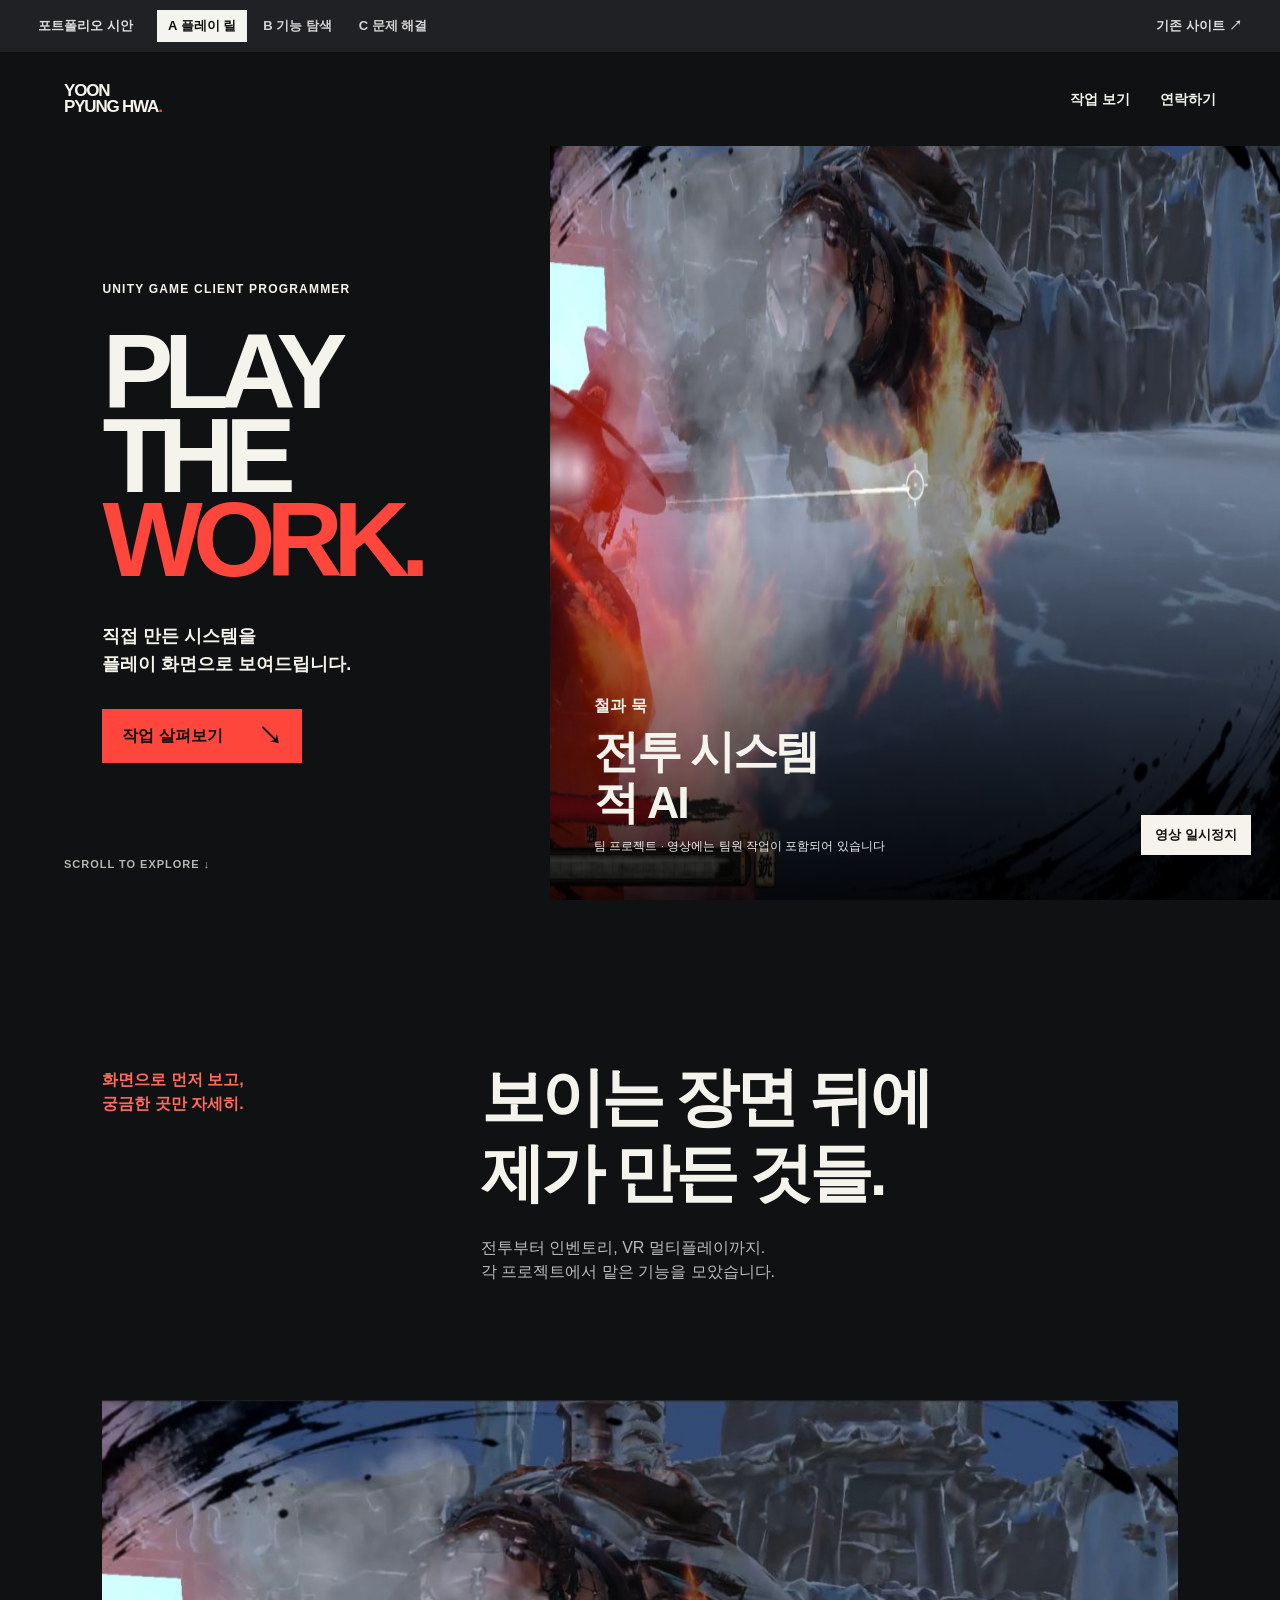
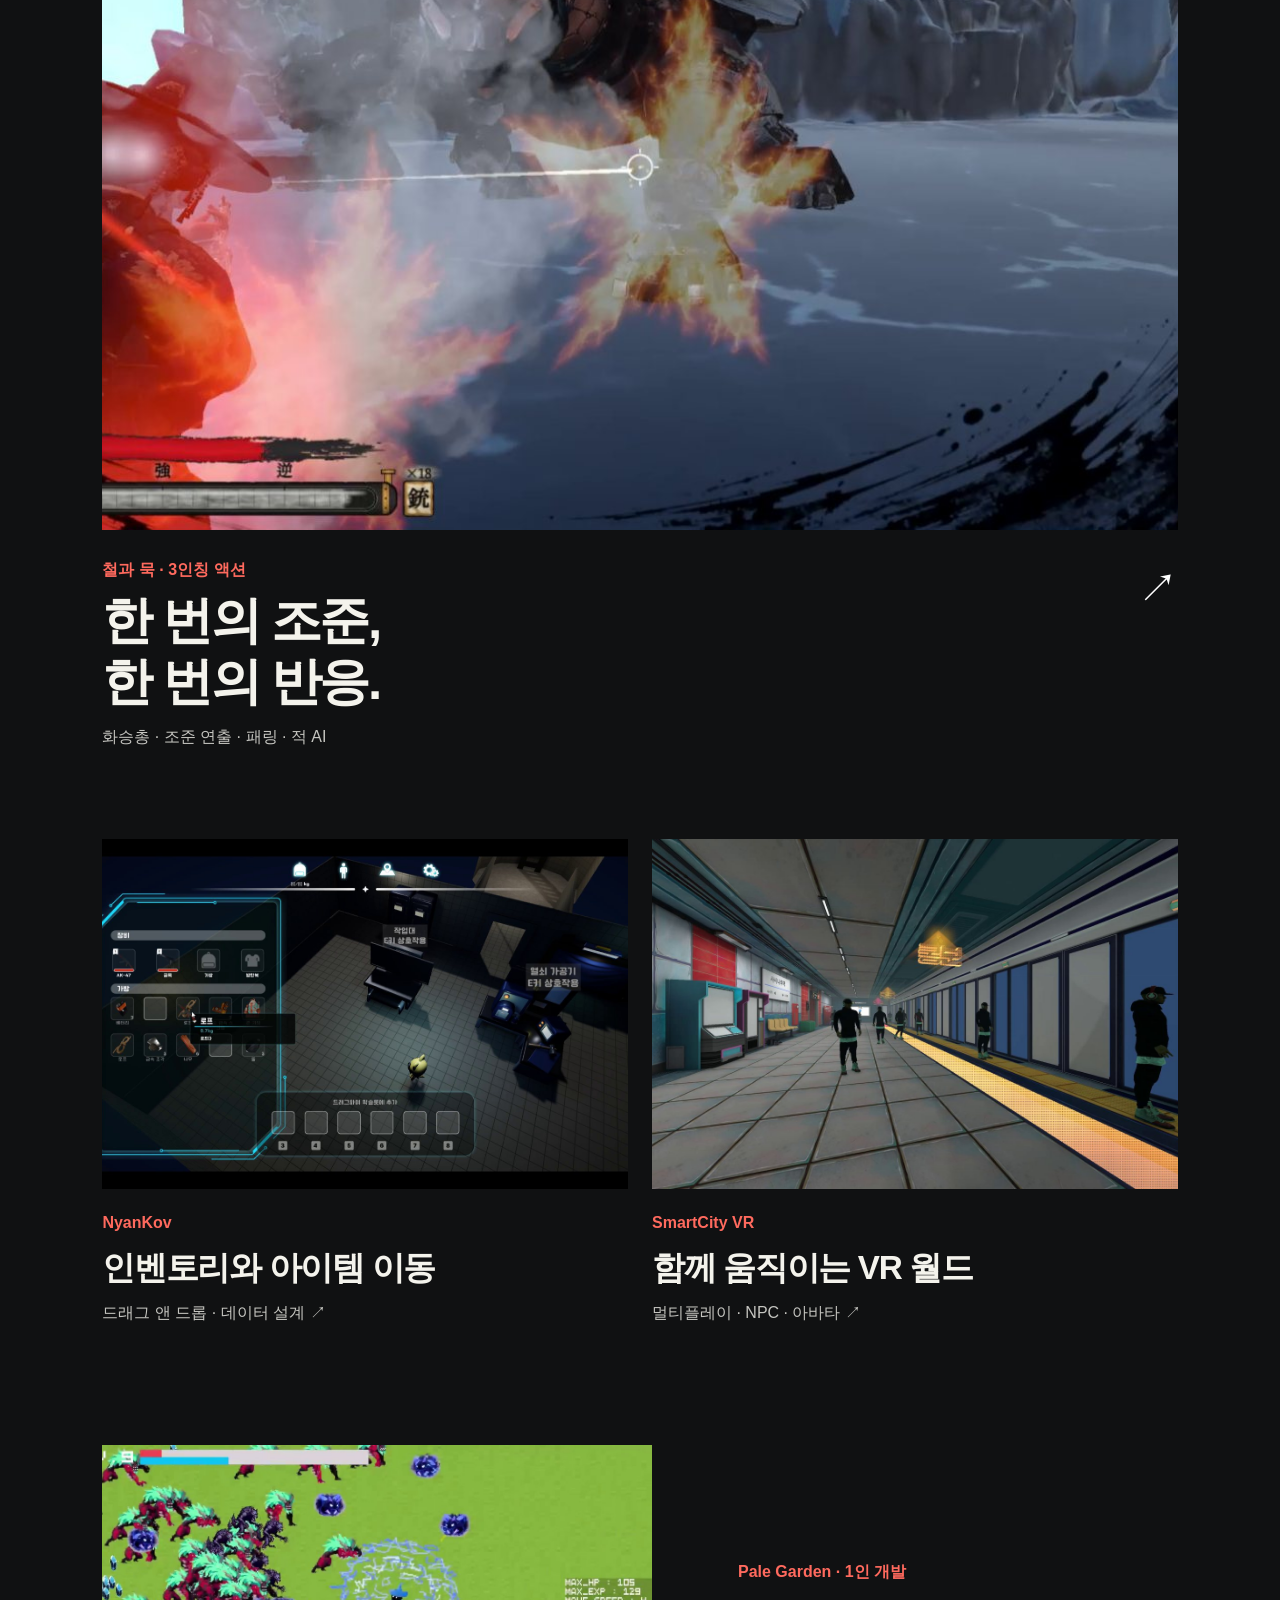
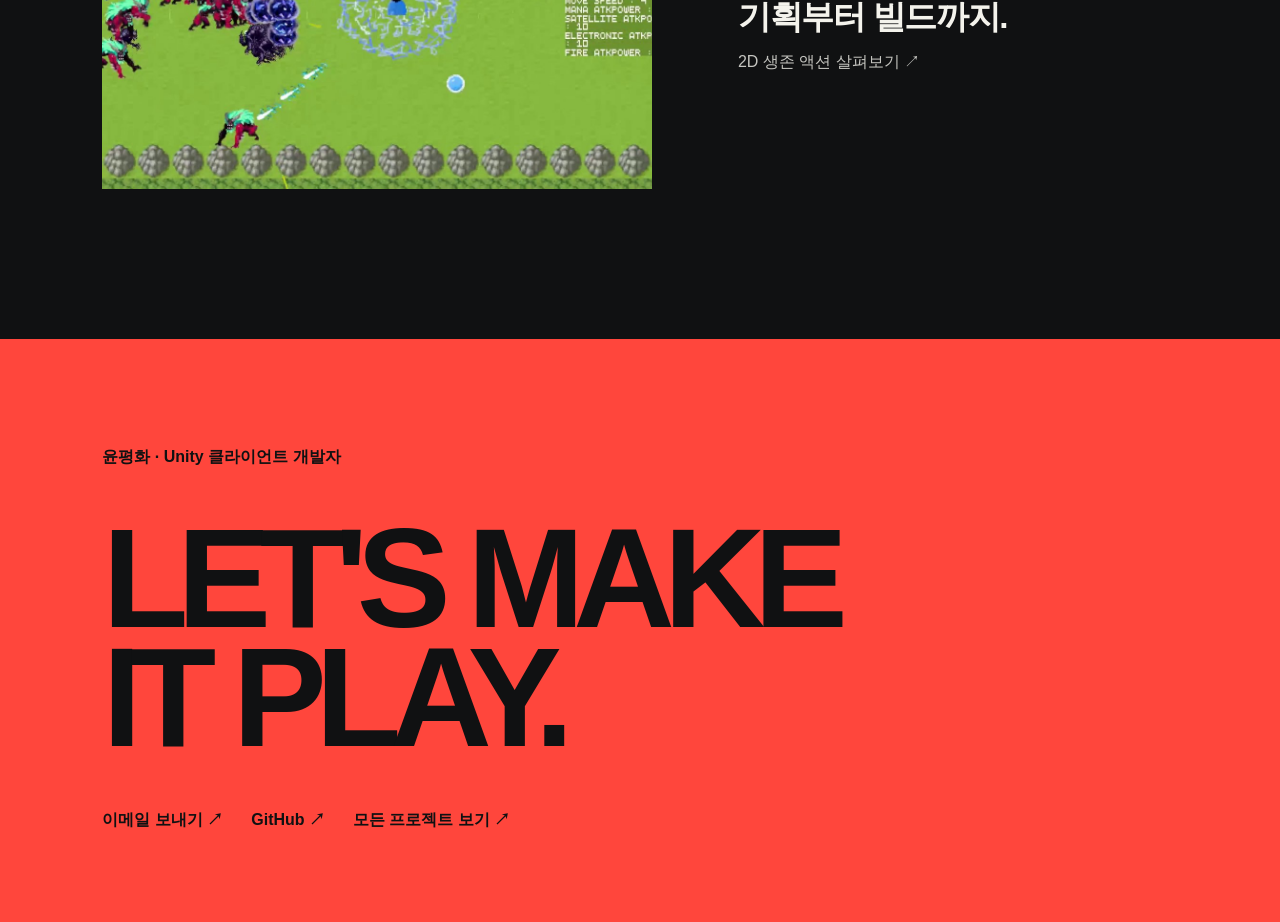
<file: portfolio-concepts/index.html>
<!doctype html>
<html lang="ko">
<head>
  <meta charset="utf-8">
  <meta name="viewport" content="width=device-width, initial-scale=1">
  <title>시안 A — 플레이 릴</title>
  <link rel="stylesheet" href="style.css">
  <script src="script.js" defer></script>
</head>
<body class="concept-a">
  <div class="preview-bar"><span>포트폴리오 시안</span><nav aria-label="시안 선택"><a href="index.html" aria-current="page">A 플레이 릴</a><a href="features.html">B 기능 탐색</a><a href="stories.html">C 문제 해결</a></nav><a class="original" href="../index.html">기존 사이트 ↗</a></div>
  <header class="site-header"><a class="wordmark" href="#top">YOON<br>PYUNG HWA<span>.</span></a><nav aria-label="페이지 메뉴"><a href="#work">작업 보기</a><a href="#contact">연락하기</a></nav></header>
  <main id="top">
    <section class="a-hero">
      <div class="a-hero-copy">
        <p class="a-kicker">UNITY GAME CLIENT PROGRAMMER</p>
        <h1>PLAY<br>THE<br><span>WORK.</span></h1>
        <p class="hero-intro">직접 만든 시스템을<br>플레이 화면으로 보여드립니다.</p>
        <a class="a-action" href="#work">작업 살펴보기 <span>↘</span></a>
      </div>
      <div class="a-screen">
        <div class="crop-video"><video data-motion-video muted loop playsinline preload="metadata" poster="../assets/s_aim.jpg"><source src="../assets/boss.mp4" type="video/mp4"></video></div>
        <div class="a-screen-shade"></div>
        <div class="a-screen-caption"><span>철과 묵</span><strong>전투 시스템<br>적 AI</strong><small>팀 프로젝트 · 영상에는 팀원 작업이 포함되어 있습니다</small></div>
        <button class="video-toggle" type="button" aria-pressed="false">영상 재생</button>
      </div>
      <div class="a-scroll">SCROLL TO EXPLORE ↓</div>
    </section>

    <section class="a-intro" id="work">
      <p>화면으로 먼저 보고,<br>궁금한 곳만 자세히.</p>
      <div><h2>보이는 장면 뒤에<br>제가 만든 것들.</h2><p>전투부터 인벤토리, VR 멀티플레이까지.<br>각 프로젝트에서 맡은 기능을 모았습니다.</p></div>
    </section>
    <section class="a-projects" aria-label="선택한 프로젝트">
      <a class="a-feature" href="../index.html#cheolmuk/stages/1">
        <div class="feature-image"><img src="../assets/s_aim.jpg" alt="철과 묵의 조준 전투 장면"></div>
        <div class="feature-info"><div><p>철과 묵 · 3인칭 액션</p><h2>한 번의 조준,<br>한 번의 반응.</h2><span>화승총 · 조준 연출 · 패링 · 적 AI</span></div><span class="arrow" aria-hidden="true">↗</span></div>
      </a>
      <div class="a-pair">
        <a href="../index.html#nyankov/stages/1"><img src="../assets/nk_drag.jpg" alt="NyanKov 인벤토리 화면"><div><p>NyanKov</p><h3>인벤토리와 아이템 이동</h3><span>드래그 앤 드롭 · 데이터 설계 ↗</span></div></a>
        <a href="../index.html#smartcity/stages/1"><img src="../assets/vr_card.jpg" alt="SmartCity VR 지하철 승강장"><div><p>SmartCity VR</p><h3>함께 움직이는 VR 월드</h3><span>멀티플레이 · NPC · 아바타 ↗</span></div></a>
      </div>
      <a class="a-last" href="../index.html#palegarden/overview"><img src="../assets/pg_swarm.jpg" alt="Pale Garden의 다수 적 전투 화면"><div><p>Pale Garden · 1인 개발</p><h3>기획부터 빌드까지.</h3><span>2D 생존 액션 살펴보기 ↗</span></div></a>
    </section>
  </main>
  <footer class="closing" id="contact"><p>윤평화 · Unity 클라이언트 개발자</p><h2>LET'S MAKE<br>IT PLAY.</h2><div><a href="mailto:yph2003go@naver.com">이메일 보내기 ↗</a><a href="https://github.com/peace03">GitHub ↗</a><a href="../index.html#projects">모든 프로젝트 보기 ↗</a></div></footer>
</body>
</html>
</file>
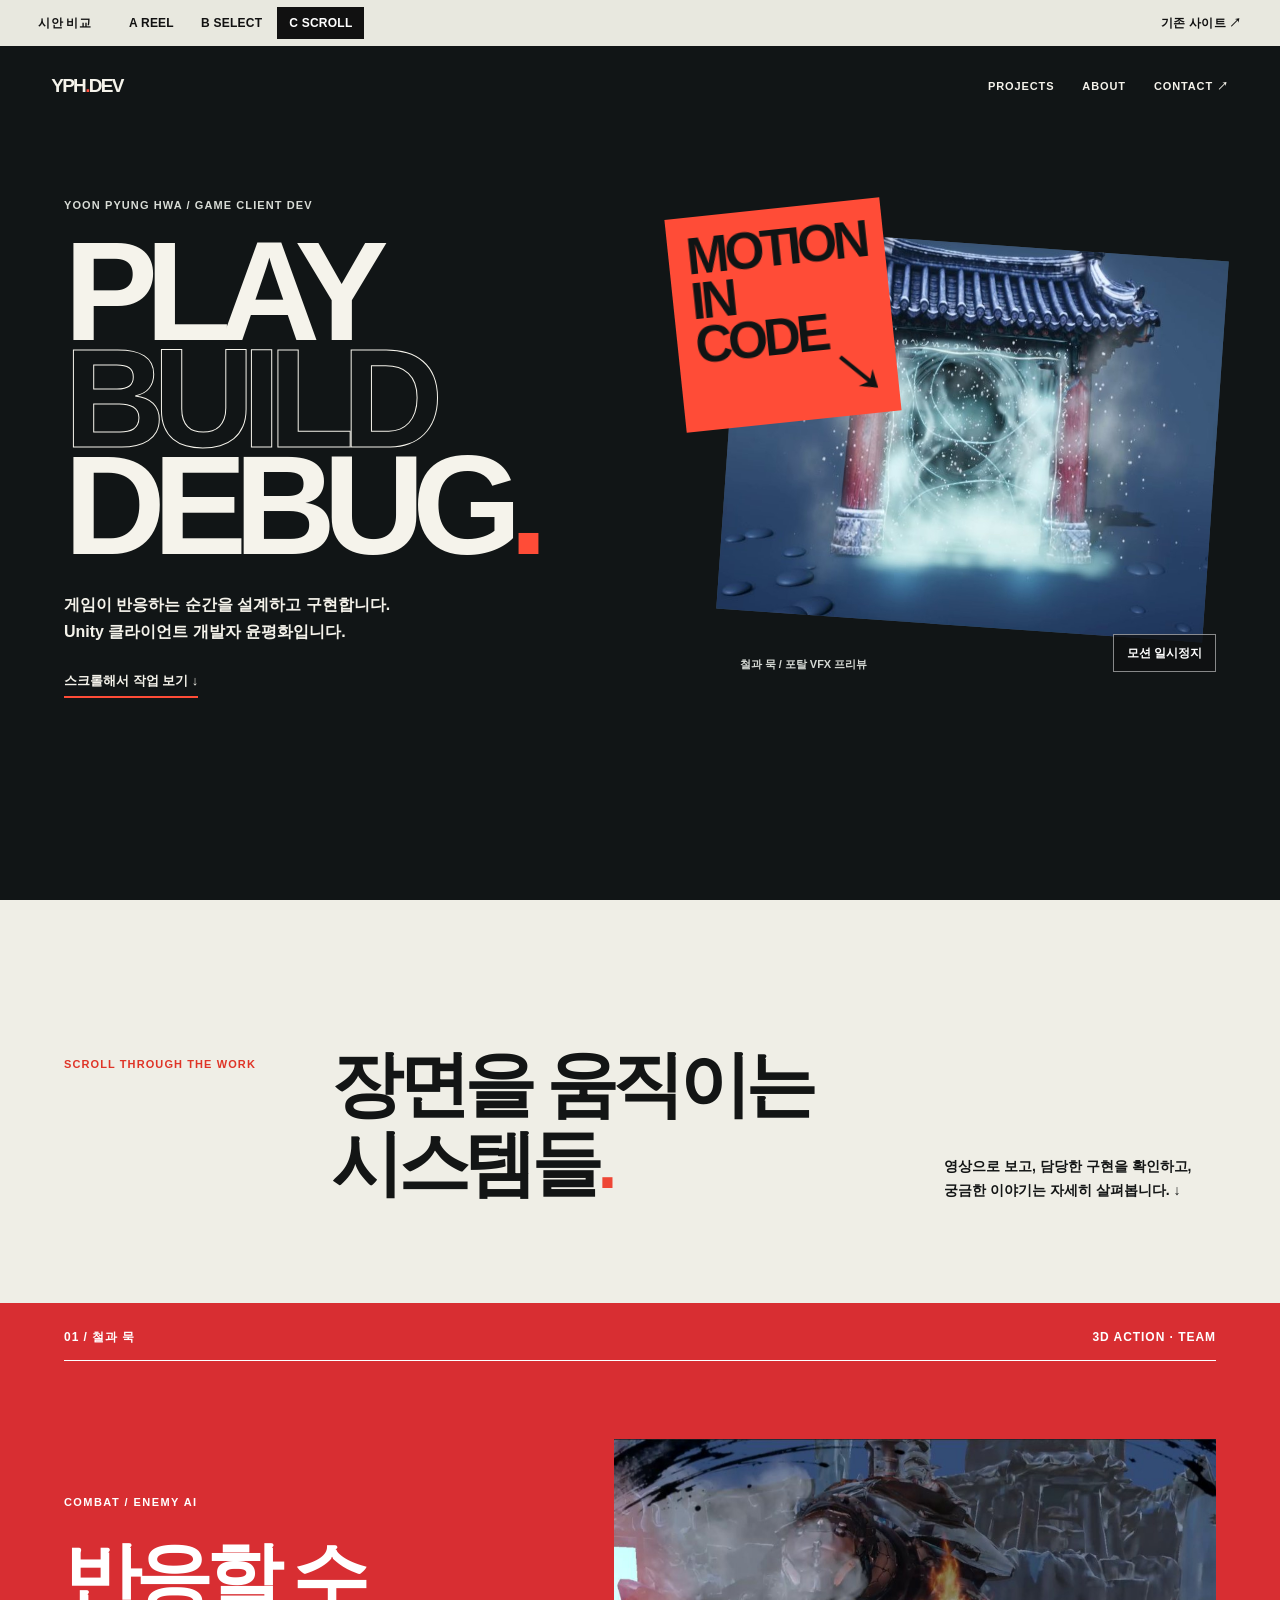
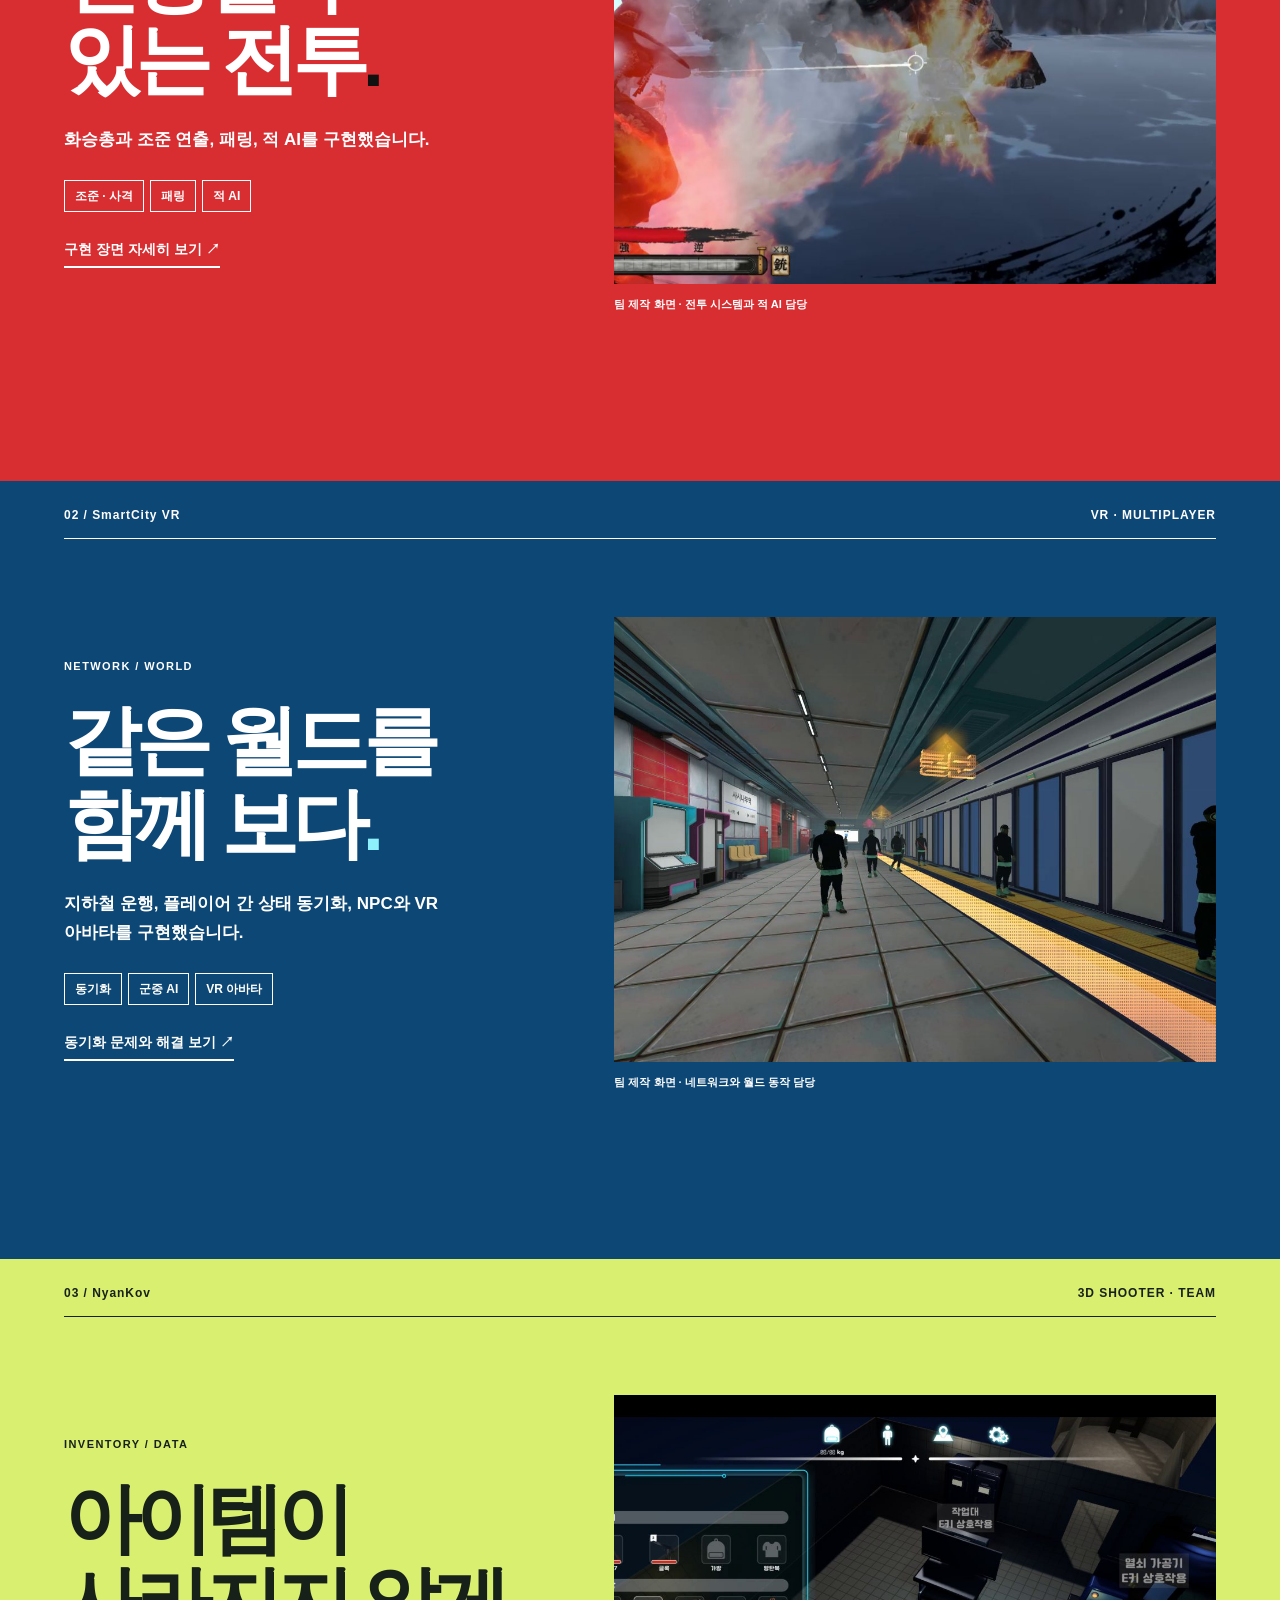
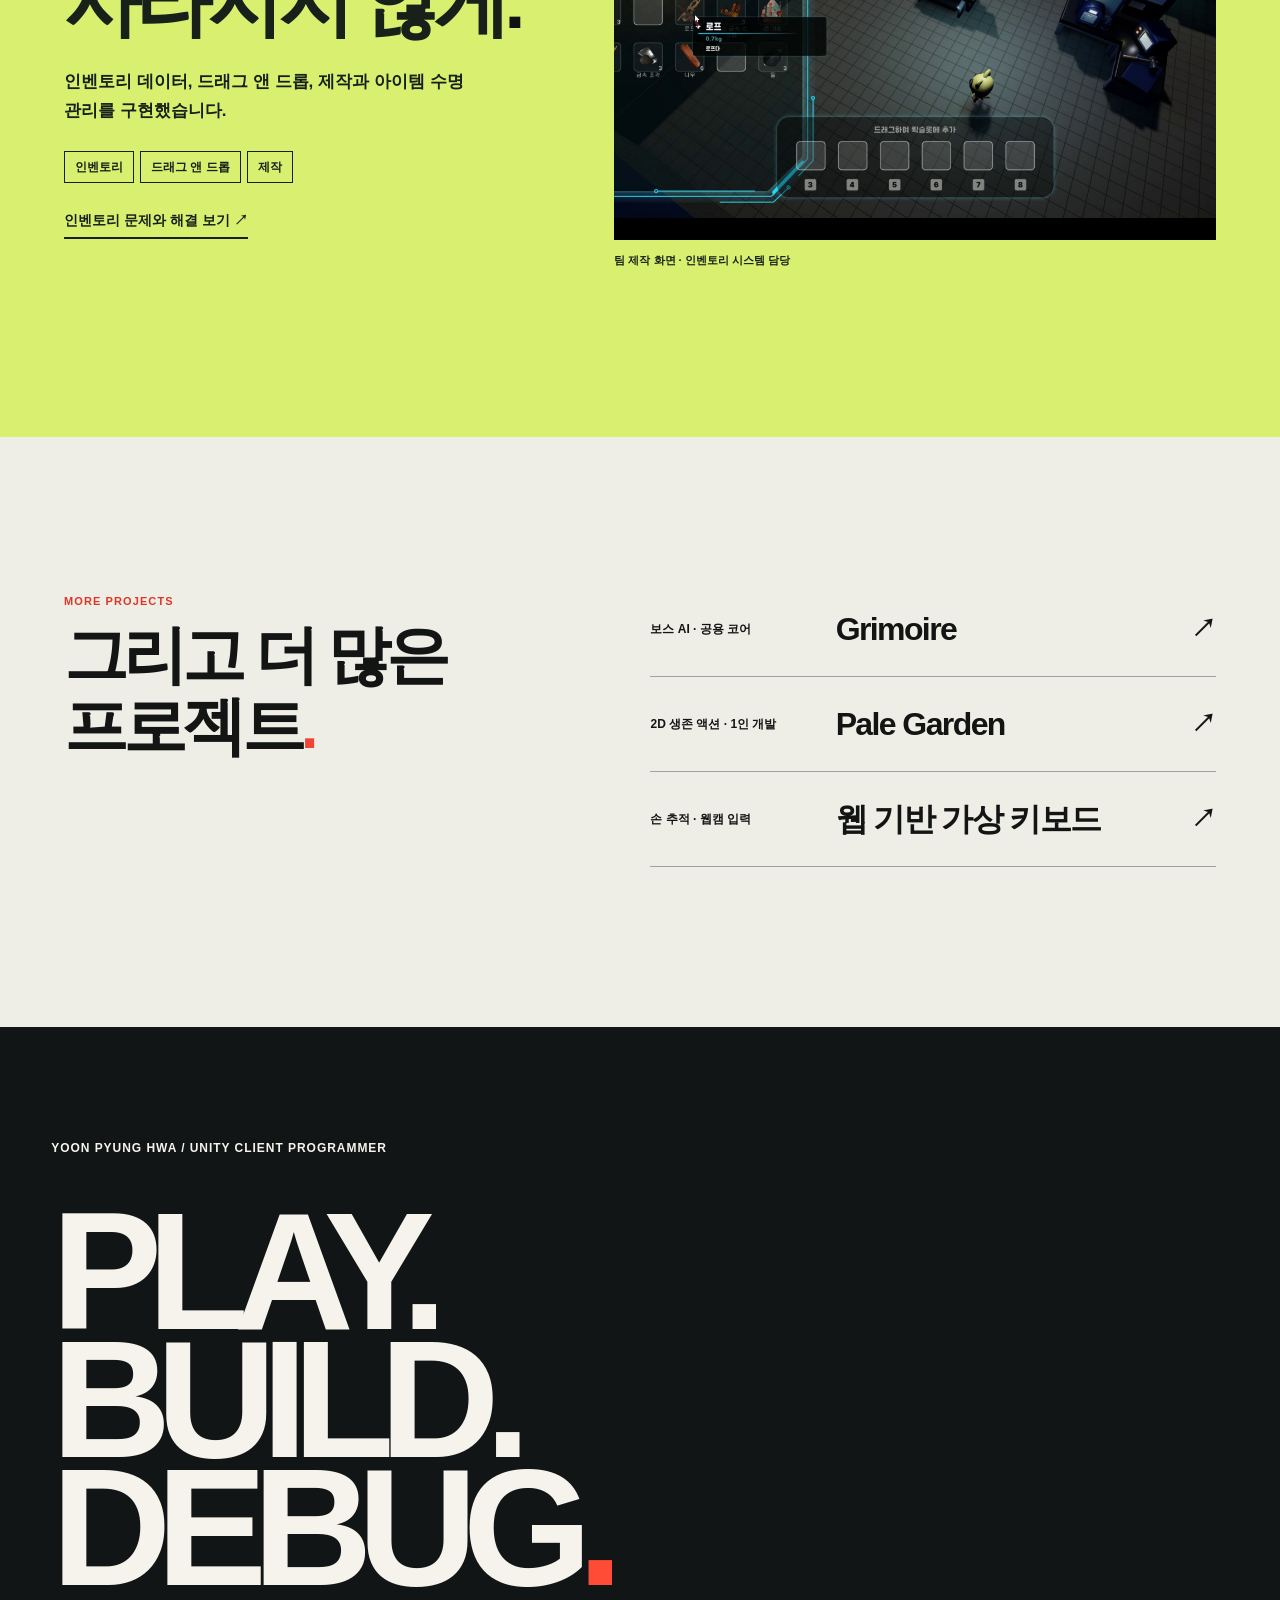
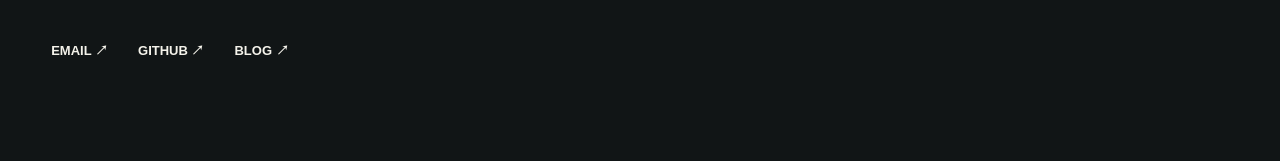
<file: motion-concepts/scroll.html>
<!doctype html>
<html lang="ko">
<head>
  <meta charset="utf-8"><meta name="viewport" content="width=device-width,initial-scale=1">
  <title>SCROLL — 윤평화 포트폴리오 시안</title>
  <link rel="stylesheet" href="motion.css"><script src="motion.js" defer></script>
</head>
<body class="scroll-concept">
  <div class="switcher"><strong>시안 비교</strong><nav aria-label="시안 선택"><a href="reel.html">A REEL</a><a href="select.html">B SELECT</a><a href="scroll.html" aria-current="page">C SCROLL</a></nav><a href="../index.html">기존 사이트 ↗</a></div>
  <div class="reading-progress" aria-hidden="true"><i></i></div>
  <main>
    <section class="scroll-hero" id="top">
      <header class="scroll-nav"><a class="brand" href="#top">YPH<span>.</span>DEV</a><nav aria-label="페이지 메뉴"><a href="#chapters">PROJECTS</a><a href="../index.html#about">ABOUT</a><a href="mailto:yph2003go@naver.com">CONTACT ↗</a></nav></header>
      <div class="scroll-hero-inner"><div><p class="scroll-label">YOON PYUNG HWA / GAME CLIENT DEV</p><h1><span>PLAY</span><span>BUILD</span><span>DEBUG<span class="period">.</span></span></h1><p class="scroll-intro">게임이 반응하는 순간을 설계하고 구현합니다.<br>Unity 클라이언트 개발자 윤평화입니다.</p><a href="#chapters" class="scroll-down">스크롤해서 작업 보기 ↓</a></div><div class="scroll-art"><div class="art-video"><video data-loop muted loop playsinline preload="metadata" poster="../assets/s_portal.jpg"><source src="../assets/portal.mp4" type="video/mp4"></video></div><div class="art-stamp">MOTION<br>IN<br>CODE<span>↘</span></div><span class="art-caption">철과 묵 / 포탈 VFX 프리뷰</span><button type="button" class="motion-toggle" aria-pressed="false">모션 일시정지</button></div></div>
    </section>
    <section class="chapter-intro" id="chapters"><p>SCROLL THROUGH THE WORK</p><h2>장면을 움직이는<br>시스템들<span>.</span></h2><div>영상으로 보고, 담당한 구현을 확인하고,<br>궁금한 이야기는 자세히 살펴봅니다. ↓</div></section>
    <div class="chapters">
      <article class="chapter c-red reveal" data-chapter="01">
        <div class="chapter-meta"><span>01 / 철과 묵</span><span>3D ACTION · TEAM</span></div>
        <div class="chapter-main"><div class="chapter-copy"><p>COMBAT / ENEMY AI</p><h2>반응할 수<br>있는 전투<span>.</span></h2><p>화승총과 조준 연출, 패링, 적 AI를 구현했습니다.</p><div class="chapter-tags"><span>조준 · 사격</span><span>패링</span><span>적 AI</span></div><a href="../index.html#cheolmuk/stages/1">구현 장면 자세히 보기 ↗</a></div><div class="chapter-media"><img src="../assets/s_aim.jpg" alt="철과 묵 조준 전투 화면"><span>팀 제작 화면 · 전투 시스템과 적 AI 담당</span></div></div>
      </article>
      <article class="chapter c-blue reveal" data-chapter="02">
        <div class="chapter-meta"><span>02 / SmartCity VR</span><span>VR · MULTIPLAYER</span></div>
        <div class="chapter-main"><div class="chapter-copy"><p>NETWORK / WORLD</p><h2>같은 월드를<br>함께 보다<span>.</span></h2><p>지하철 운행, 플레이어 간 상태 동기화, NPC와 VR 아바타를 구현했습니다.</p><div class="chapter-tags"><span>동기화</span><span>군중 AI</span><span>VR 아바타</span></div><a href="../index.html#smartcity/ts">동기화 문제와 해결 보기 ↗</a></div><div class="chapter-media"><img src="../assets/vr_card.jpg" alt="SmartCity VR 지하철 승강장"><span>팀 제작 화면 · 네트워크와 월드 동작 담당</span></div></div>
      </article>
      <article class="chapter c-lime reveal" data-chapter="03">
        <div class="chapter-meta"><span>03 / NyanKov</span><span>3D SHOOTER · TEAM</span></div>
        <div class="chapter-main"><div class="chapter-copy"><p>INVENTORY / DATA</p><h2>아이템이<br>사라지지 않게<span>.</span></h2><p>인벤토리 데이터, 드래그 앤 드롭, 제작과 아이템 수명 관리를 구현했습니다.</p><div class="chapter-tags"><span>인벤토리</span><span>드래그 앤 드롭</span><span>제작</span></div><a href="../index.html#nyankov/ts">인벤토리 문제와 해결 보기 ↗</a></div><div class="chapter-media"><img src="../assets/nk_drag.jpg" alt="NyanKov 인벤토리 조작 화면"><span>팀 제작 화면 · 인벤토리 시스템 담당</span></div></div>
      </article>
    </div>
    <section class="other-works"><div class="other-title reveal"><p>MORE PROJECTS</p><h2>그리고 더 많은<br>프로젝트<span>.</span></h2></div><div class="other-list">
      <a href="../index.html#grimoire/overview"><span>보스 AI · 공용 코어</span><strong>Grimoire</strong><b>↗</b></a>
      <a href="../index.html#palegarden/overview"><span>2D 생존 액션 · 1인 개발</span><strong>Pale Garden</strong><b>↗</b></a>
      <a href="../index.html#vkeyboard/overview"><span>손 추적 · 웹캠 입력</span><strong>웹 기반 가상 키보드</strong><b>↗</b></a>
    </div></section>
  </main>
  <footer class="scroll-footer"><p>YOON PYUNG HWA / UNITY CLIENT PROGRAMMER</p><h2>PLAY.<br>BUILD.<br>DEBUG<span>.</span></h2><div><a href="mailto:yph2003go@naver.com">EMAIL ↗</a><a href="https://github.com/peace03">GITHUB ↗</a><a href="https://sedatus.tistory.com">BLOG ↗</a></div></footer>
</body>
</html>
</file>
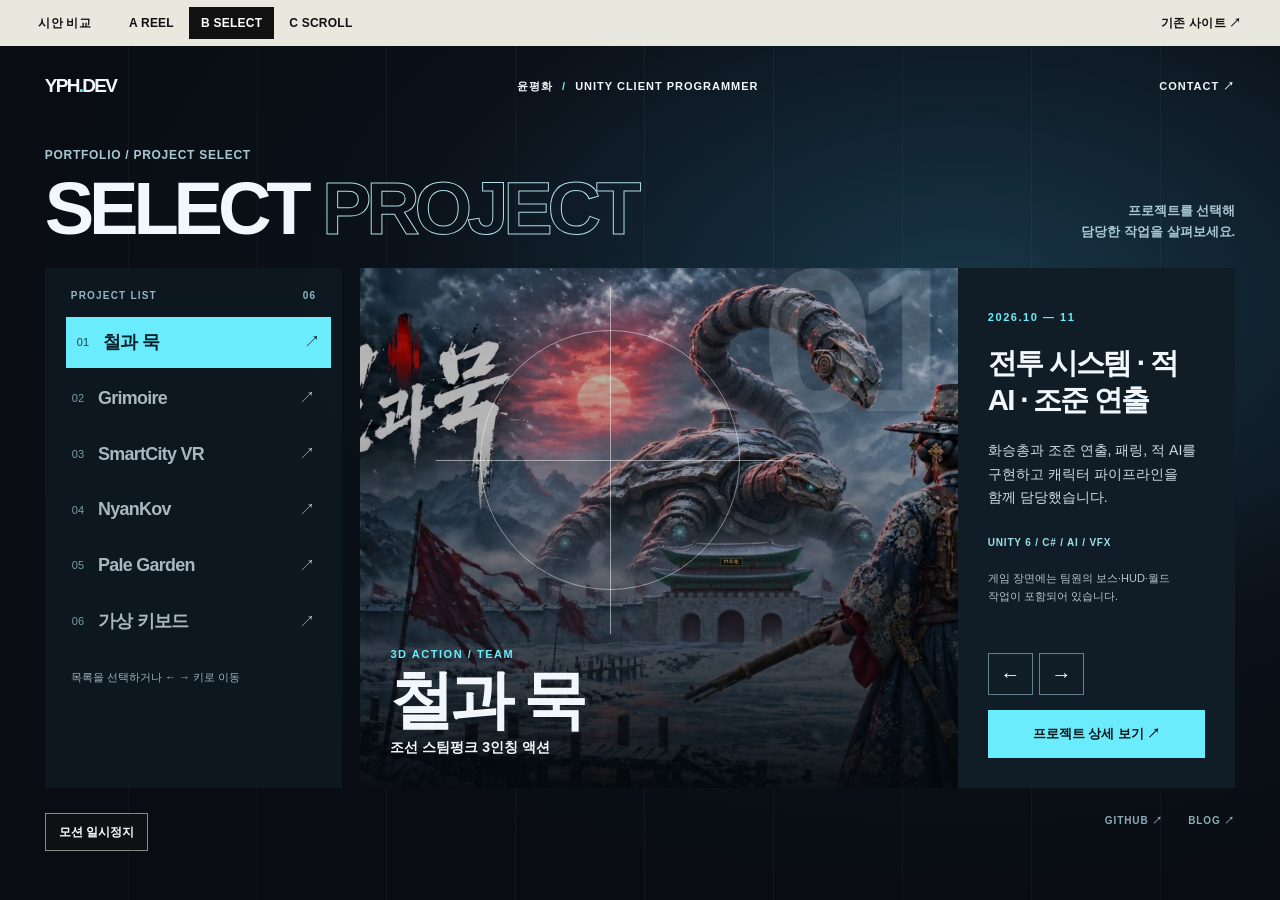
<file: motion-concepts/select.html>
<!doctype html>
<html lang="ko">
<head>
  <meta charset="utf-8"><meta name="viewport" content="width=device-width,initial-scale=1">
  <title>SELECT — 윤평화 포트폴리오 시안</title>
  <link rel="stylesheet" href="motion.css"><script src="motion.js" defer></script>
</head>
<body class="select">
  <div class="switcher"><strong>시안 비교</strong><nav aria-label="시안 선택"><a href="reel.html">A REEL</a><a href="select.html" aria-current="page">B SELECT</a><a href="scroll.html">C SCROLL</a></nav><a href="../index.html">기존 사이트 ↗</a></div>
  <main class="select-app" data-project-selector>
    <header class="select-header"><a class="brand" href="../index.html">YPH<span>.</span>DEV</a><div>윤평화 <span>/</span> UNITY CLIENT PROGRAMMER</div><a href="mailto:yph2003go@naver.com">CONTACT ↗</a></header>
    <div class="select-heading"><div><p>PORTFOLIO / PROJECT SELECT</p><h1>SELECT <span>PROJECT</span></h1></div><p>프로젝트를 선택해<br>담당한 작업을 살펴보세요.</p></div>
    <div class="select-layout">
      <div class="select-sidebar">
        <div class="list-caption"><span>PROJECT LIST</span><span>06</span></div>
        <div class="project-list" aria-label="프로젝트 선택">
          <button class="project-option" type="button" aria-pressed="true" data-title="철과 묵" data-type="3D ACTION / TEAM" data-period="2026.10 — 11" data-subtitle="조선 스팀펑크 3인칭 액션" data-role="전투 시스템 · 적 AI · 조준 연출" data-desc="화승총과 조준 연출, 패링, 적 AI를 구현하고 캐릭터 파이프라인을 함께 담당했습니다." data-tags="UNITY 6 / C# / AI / VFX" data-img="../assets/cm_title.jpg" data-alt="철과 묵 타이틀 이미지" data-link="../index.html#cheolmuk/overview" data-credit="게임 장면에는 팀원의 보스·HUD·월드 작업이 포함되어 있습니다."><span>01</span><strong>철과 묵</strong><i>↗</i></button>
          <button class="project-option" type="button" aria-pressed="false" data-title="Grimoire" data-type="BOSS ACTION / TEAM" data-period="2026.05 — 08" data-subtitle="동화 범죄물 사이드뷰 보스전" data-role="보스 AI · 패링 · 팀 공용 코어" data-desc="보스 AI와 공격 패턴, 패링 판정과 시간 연출을 설계·구현했습니다." data-tags="UNITY / C# / FSM / BT" data-img="" data-alt="" data-link="../index.html#grimoire/overview" data-credit="모델·애니메이션·VFX 에셋은 그래픽 팀이 제작했습니다."><span>02</span><strong>Grimoire</strong><i>↗</i></button>
          <button class="project-option" type="button" aria-pressed="false" data-title="SmartCity VR" data-type="VR / MULTIPLAYER" data-period="2026.04 — 05" data-subtitle="VR 지하철역 멀티플레이" data-role="동기화 · NPC · VR 아바타" data-desc="지하철 운행과 네트워크 동기화, NPC 군중 AI, 아바타 추적을 구현했습니다." data-tags="UNITY / PHOTON / XR / IK" data-img="../assets/vr_card.jpg" data-alt="SmartCity VR 지하철역 화면" data-link="../index.html#smartcity/overview" data-credit="상호작용 UI와 일부 씬, 3D 에셋은 팀원이 제작했습니다."><span>03</span><strong>SmartCity VR</strong><i>↗</i></button>
          <button class="project-option" type="button" aria-pressed="false" data-title="NyanKov" data-type="3D SHOOTER / TEAM" data-period="2026.03 — 04" data-subtitle="쿼터뷰 익스트랙션 슈팅" data-role="인벤토리 · 아이템 · 제작" data-desc="아이템 데이터 모델부터 드래그 앤 드롭, 제작과 수리까지 인벤토리를 구현했습니다." data-tags="UNITY / C# / MVP / UI" data-img="../assets/nk_drag.jpg" data-alt="NyanKov 인벤토리 화면" data-link="../index.html#nyankov/overview" data-credit="플레이어 조작, 전투와 적 AI 등은 팀원이 담당했습니다."><span>04</span><strong>NyanKov</strong><i>↗</i></button>
          <button class="project-option" type="button" aria-pressed="false" data-title="Pale Garden" data-type="2D ACTION / SOLO" data-period="2026" data-subtitle="2D 쿼터뷰 생존 액션" data-role="기획 · 게임플레이 · UI · 빌드" data-desc="기획부터 빌드까지 혼자 완주한 생존 액션 프로젝트입니다." data-tags="UNITY / C# / 2D / POOLING" data-img="../assets/pg_swarm.jpg" data-alt="Pale Garden 생존 액션 화면" data-link="../index.html#palegarden/overview" data-credit="1인 개발 프로젝트입니다."><span>05</span><strong>Pale Garden</strong><i>↗</i></button>
          <button class="project-option" type="button" aria-pressed="false" data-title="가상 키보드" data-type="WEB / TEAM" data-period="2025" data-subtitle="웹캠으로 입력하는 가상 키보드" data-role="손 추적 · 카메라 입력" data-desc="손가락 위치와 키 영역을 판정하는 웹 기반 가상 키보드 프로젝트입니다." data-tags="PYTHON / OPENCV / WEB" data-img="../data/virtualKeyboard_image.jpg" data-alt="웹캠 가상 키보드 시연 화면" data-link="../index.html#vkeyboard/overview" data-credit="팀 프로젝트입니다. 자세한 구성은 기존 포트폴리오에서 확인할 수 있습니다."><span>06</span><strong>가상 키보드</strong><i>↗</i></button>
        </div>
        <p class="select-help">목록을 선택하거나 ← → 키로 이동</p>
      </div>
      <section class="select-stage" aria-label="선택한 프로젝트" aria-live="polite">
        <div class="stage-visual"><img data-stage-image src="../assets/cm_title.jpg" alt="철과 묵 타이틀 이미지"><div class="stage-g" hidden aria-label="Grimoire 타이포그래피 표지">G</div><div class="stage-shade"></div><div class="stage-cross" aria-hidden="true"></div><div class="stage-overlay"><span data-stage-type>3D ACTION / TEAM</span><strong data-stage-title>철과 묵</strong><span data-stage-subtitle>조선 스팀펑크 3인칭 액션</span></div><div class="stage-number" aria-hidden="true" data-stage-number>01</div></div>
        <div class="stage-info"><div class="stage-text"><p class="stage-period" data-stage-period>2026.10 — 11</p><h2 data-stage-role>전투 시스템 · 적 AI · 조준 연출</h2><p data-stage-desc>화승총과 조준 연출, 패링, 적 AI를 구현하고 캐릭터 파이프라인을 함께 담당했습니다.</p><span data-stage-tags>UNITY 6 / C# / AI / VFX</span><small data-stage-credit>게임 장면에는 팀원의 보스·HUD·월드 작업이 포함되어 있습니다.</small></div><div class="stage-actions"><div><button type="button" data-prev aria-label="이전 프로젝트">←</button><button type="button" data-next aria-label="다음 프로젝트">→</button></div><a data-stage-link href="../index.html#cheolmuk/overview">프로젝트 상세 보기 ↗</a></div></div>
      </section>
    </div>
    <footer class="select-footer"><button class="motion-toggle" type="button" aria-pressed="false">모션 일시정지</button><div><a href="https://github.com/peace03">GITHUB ↗</a><a href="https://sedatus.tistory.com">BLOG ↗</a></div></footer>
  </main>
</body>
</html>
</file>
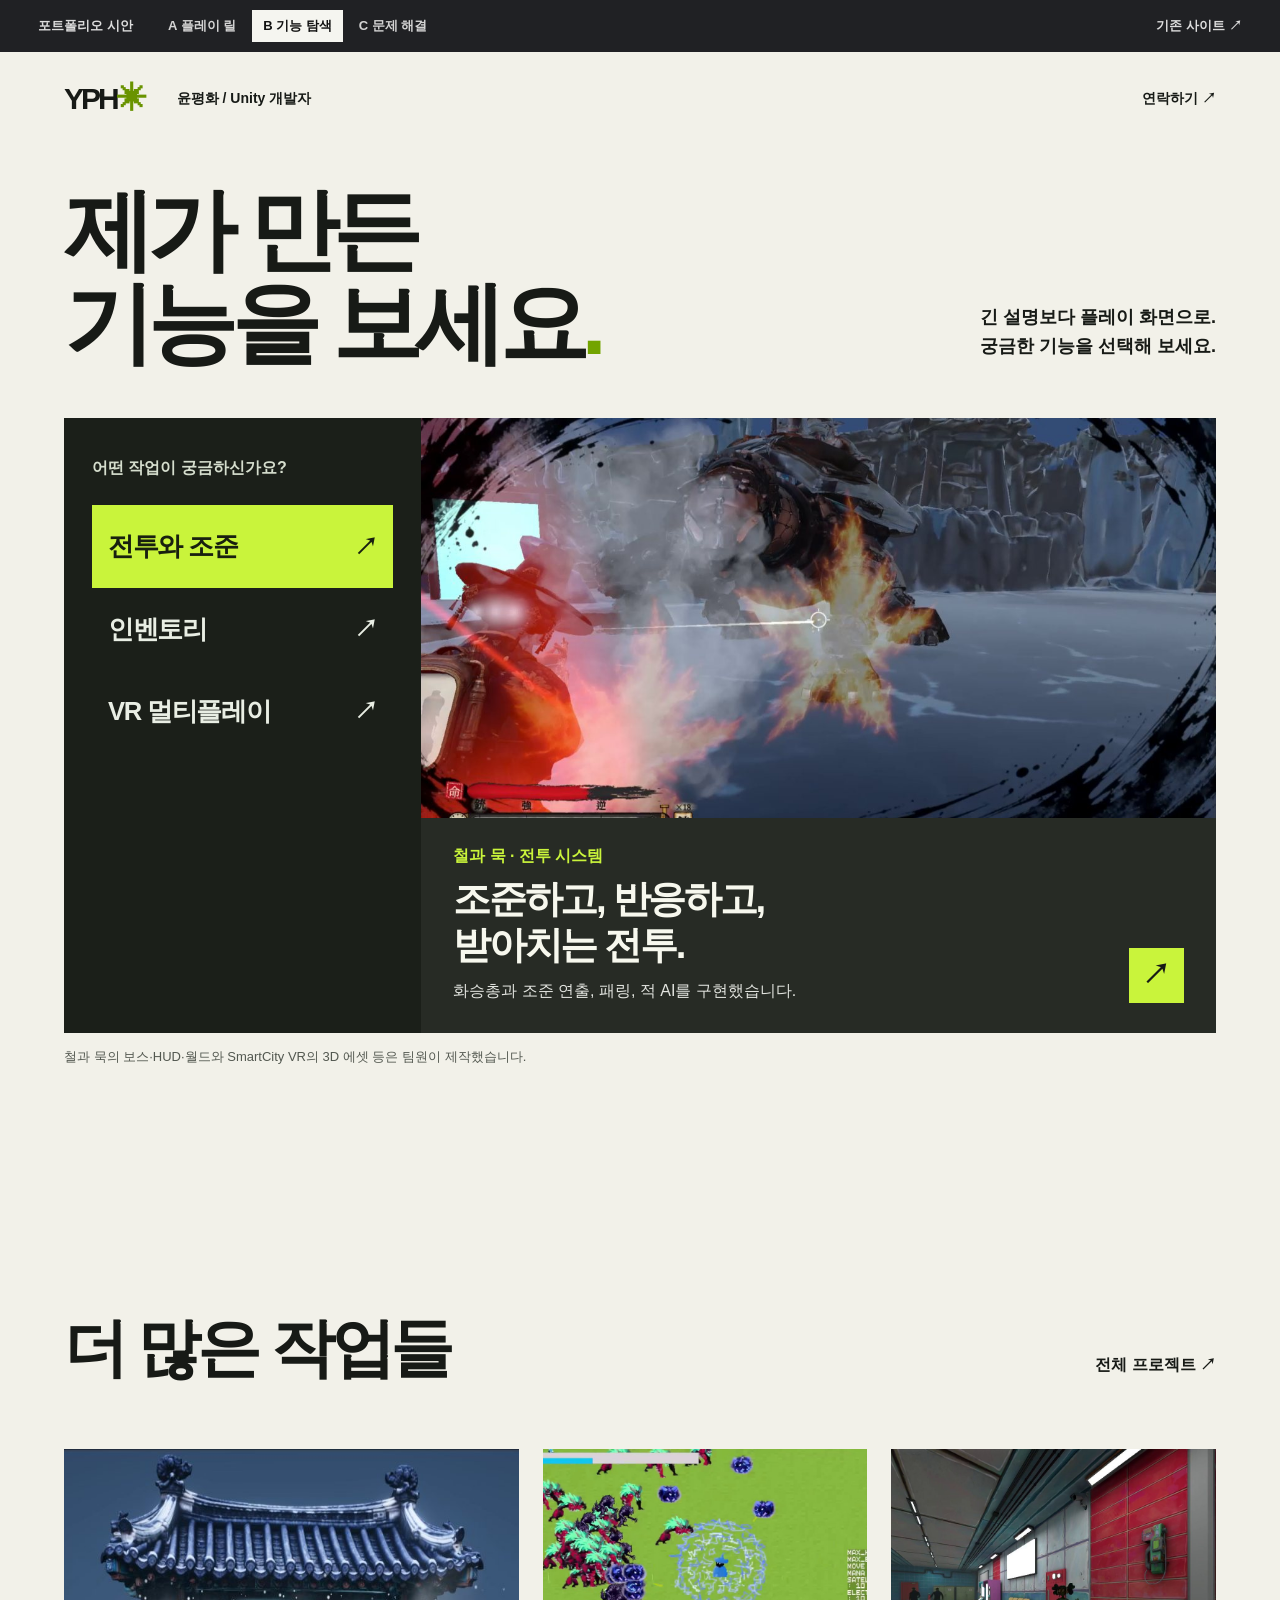
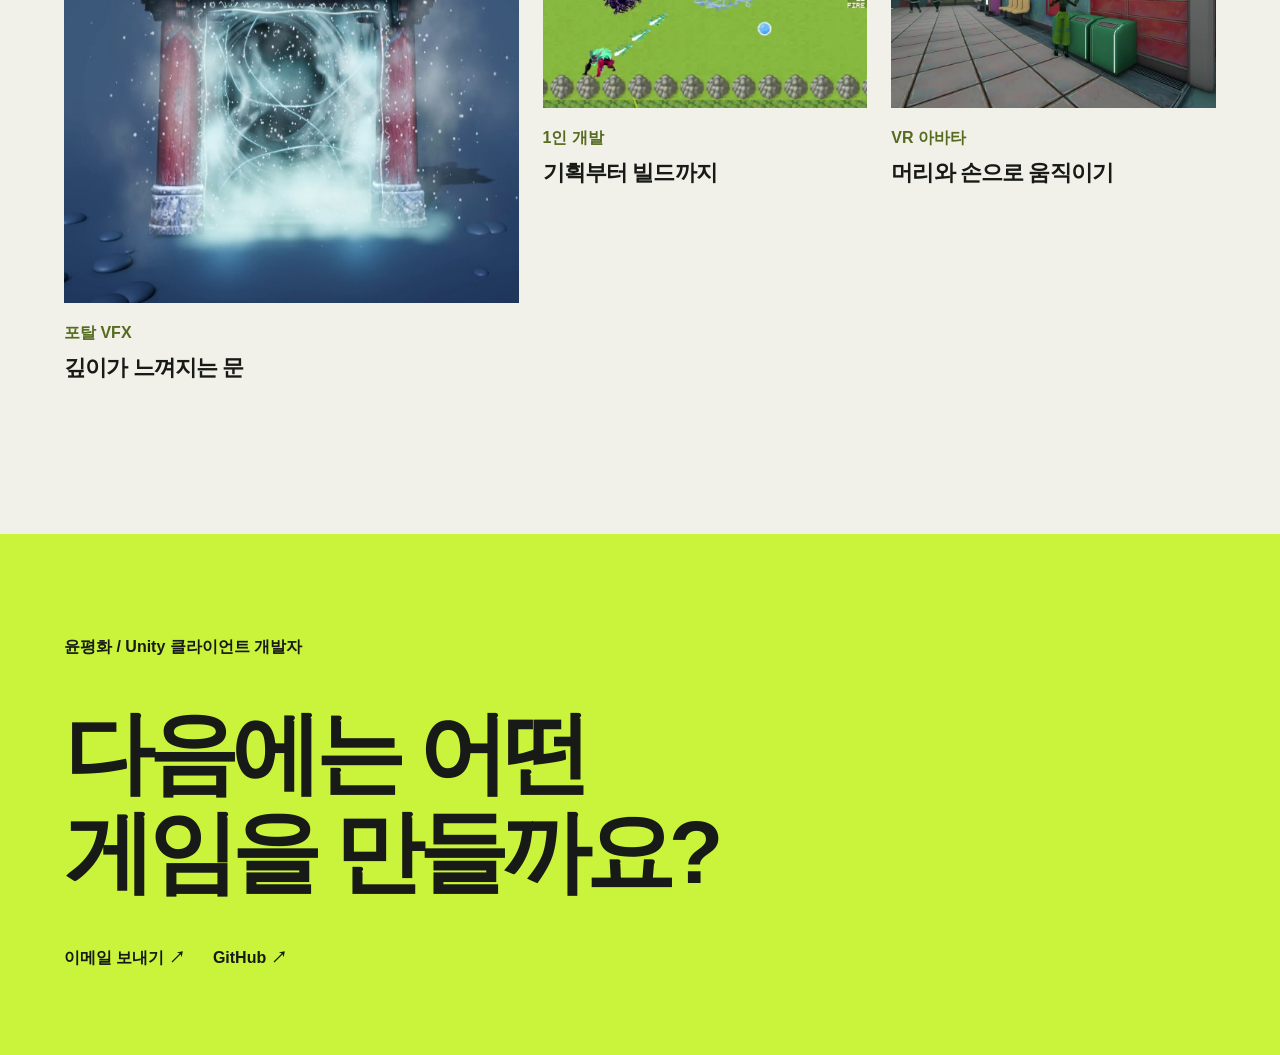
<file: portfolio-concepts/features.html>
<!doctype html>
<html lang="ko">
<head>
  <meta charset="utf-8"><meta name="viewport" content="width=device-width, initial-scale=1">
  <title>시안 B — 기능 탐색</title><link rel="stylesheet" href="style.css"><script src="script.js" defer></script>
</head>
<body class="concept-b">
  <div class="preview-bar"><span>포트폴리오 시안</span><nav aria-label="시안 선택"><a href="index.html">A 플레이 릴</a><a href="features.html" aria-current="page">B 기능 탐색</a><a href="stories.html">C 문제 해결</a></nav><a class="original" href="../index.html">기존 사이트 ↗</a></div>
  <header class="b-header"><a href="#top" class="b-logo">YPH<span>✳</span></a><span>윤평화 / Unity 개발자</span><a href="#contact">연락하기 ↗</a></header>
  <main id="top">
    <section class="b-hero">
      <div class="b-heading"><h1>제가 만든<br>기능을 보세요<span>.</span></h1><p>긴 설명보다 플레이 화면으로.<br>궁금한 기능을 선택해 보세요.</p></div>
      <div class="b-stage" data-feature-switcher>
        <div class="b-choices" aria-label="기능 선택">
          <p>어떤 작업이 궁금하신가요?</p>
          <button type="button" data-feature="combat" aria-pressed="true"><span>전투와 조준</span><b>↗</b></button>
          <button type="button" data-feature="inventory" aria-pressed="false"><span>인벤토리</span><b>↗</b></button>
          <button type="button" data-feature="vr" aria-pressed="false"><span>VR 멀티플레이</span><b>↗</b></button>
        </div>
        <div class="b-views">
          <article class="b-view" data-feature-panel="combat">
            <img src="../assets/s_aim.jpg" alt="철과 묵에서 총으로 보스를 조준하는 화면">
            <div class="b-view-copy"><div><p>철과 묵 · 전투 시스템</p><h2>조준하고, 반응하고,<br>받아치는 전투.</h2><span>화승총과 조준 연출, 패링, 적 AI를 구현했습니다.</span></div><a href="../index.html#cheolmuk/stages/1" aria-label="철과 묵 전투 기능 자세히 보기">↗</a></div>
          </article>
          <article class="b-view" data-feature-panel="inventory" hidden>
            <img src="../assets/nk_drag.jpg" alt="NyanKov에서 인벤토리 아이템을 이동하는 화면">
            <div class="b-view-copy"><div><p>NyanKov · 인벤토리</p><h2>아이템이 이동해도<br>데이터는 안전하게.</h2><span>데이터 모델부터 드래그 앤 드롭과 제작까지 구현했습니다.</span></div><a href="../index.html#nyankov/stages/1" aria-label="NyanKov 인벤토리 자세히 보기">↗</a></div>
          </article>
          <article class="b-view" data-feature-panel="vr" hidden>
            <img src="../assets/vr_card.jpg" alt="SmartCity VR 지하철 승강장 화면">
            <div class="b-view-copy"><div><p>SmartCity VR · 네트워크</p><h2>같은 월드를<br>함께 경험하도록.</h2><span>문 상태 동기화, NPC와 VR 아바타를 구현했습니다.</span></div><a href="../index.html#smartcity/stages/2" aria-label="SmartCity VR 멀티플레이 자세히 보기">↗</a></div>
          </article>
        </div>
      </div>
      <p class="b-credit">철과 묵의 보스·HUD·월드와 SmartCity VR의 3D 에셋 등은 팀원이 제작했습니다.</p>
    </section>
    <section class="b-work" id="work"><div class="b-work-head"><h2>더 많은 작업들</h2><a href="../index.html#projects">전체 프로젝트 ↗</a></div>
      <div class="b-work-grid">
        <a href="../index.html#cheolmuk/stages/6"><img src="../assets/s_portal.jpg" alt="철과 묵 포탈 이펙트"><span>포탈 VFX</span><strong>깊이가 느껴지는 문</strong></a>
        <a href="../index.html#palegarden/overview"><img src="../assets/pg_swarm.jpg" alt="Pale Garden 전투 화면"><span>1인 개발</span><strong>기획부터 빌드까지</strong></a>
        <a href="../index.html#smartcity/stages/4"><img src="../assets/vr_rig.jpg" alt="VR 아바타 움직임 테스트"><span>VR 아바타</span><strong>머리와 손으로 움직이기</strong></a>
      </div>
    </section>
  </main>
  <footer class="b-footer" id="contact"><p>윤평화 / Unity 클라이언트 개발자</p><h2>다음에는 어떤<br>게임을 만들까요?</h2><div><a href="mailto:yph2003go@naver.com">이메일 보내기 ↗</a><a href="https://github.com/peace03">GitHub ↗</a></div></footer>
</body>
</html>
</file>
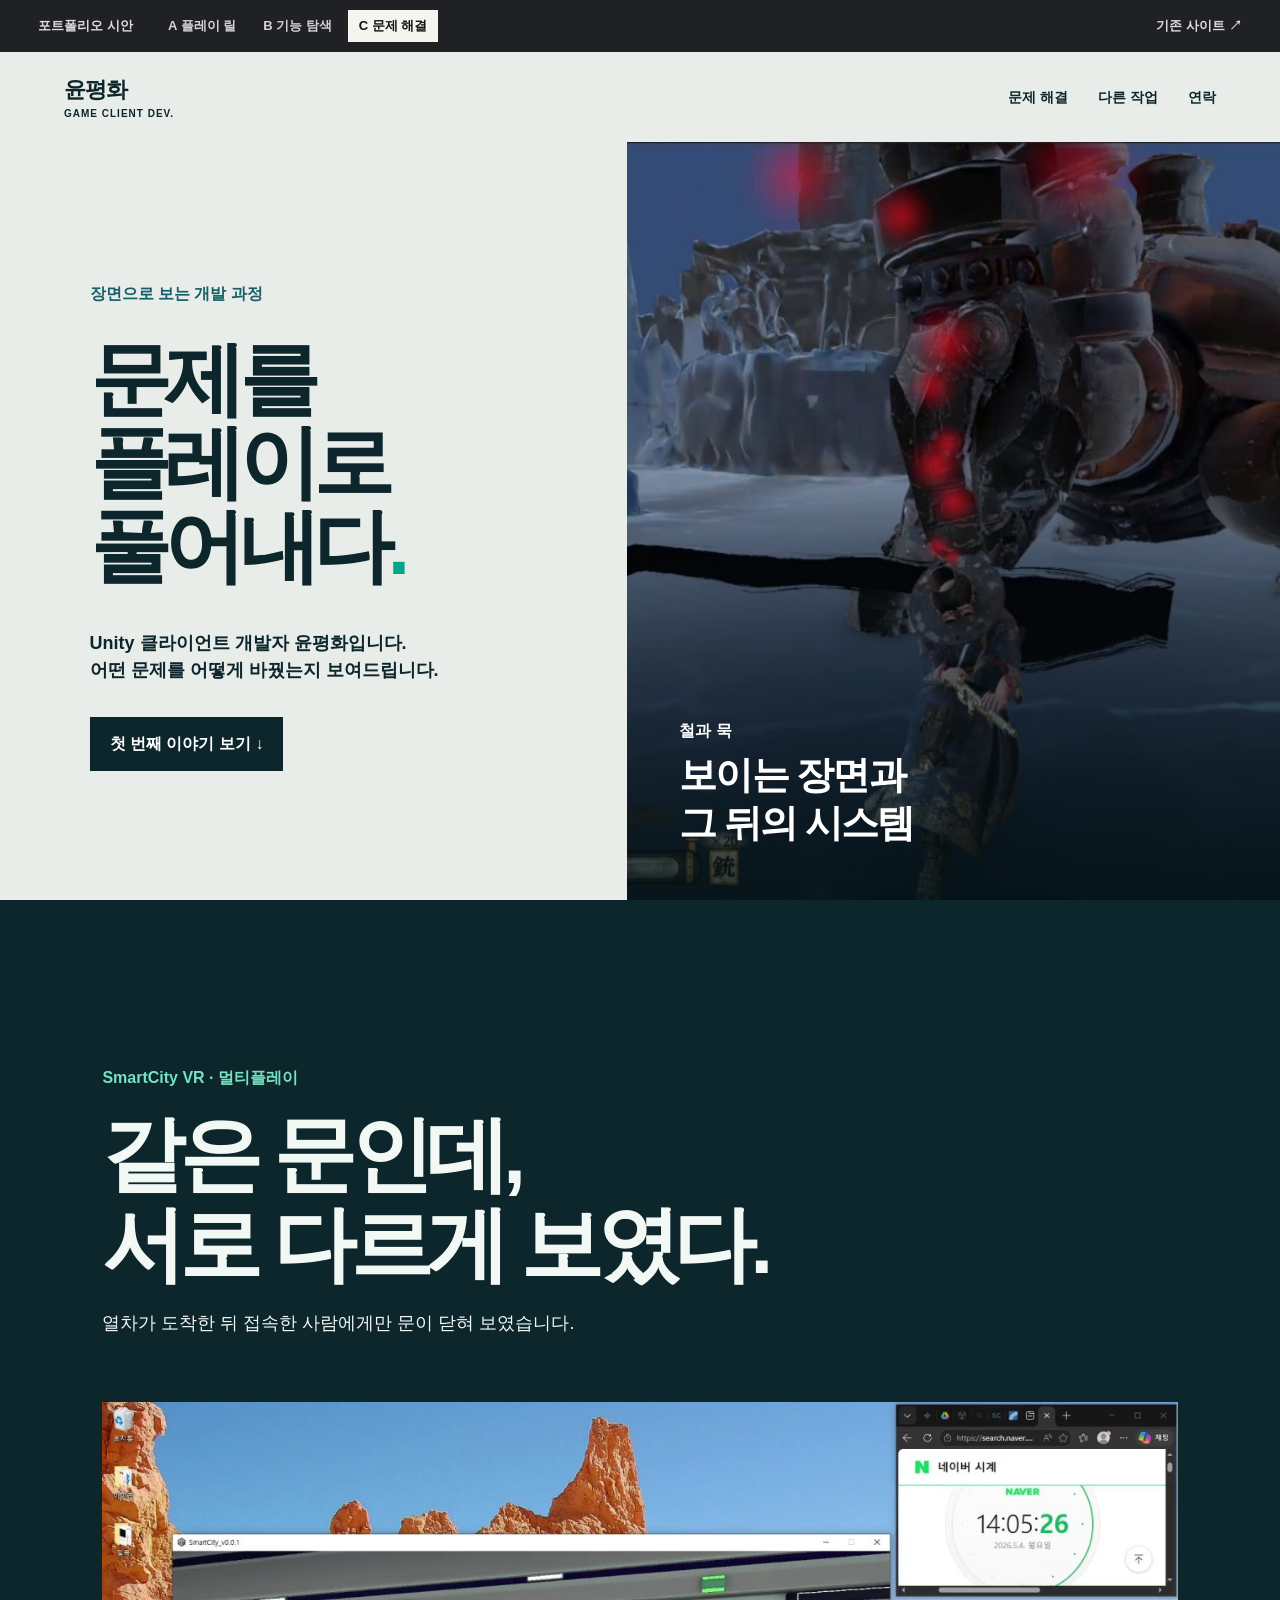
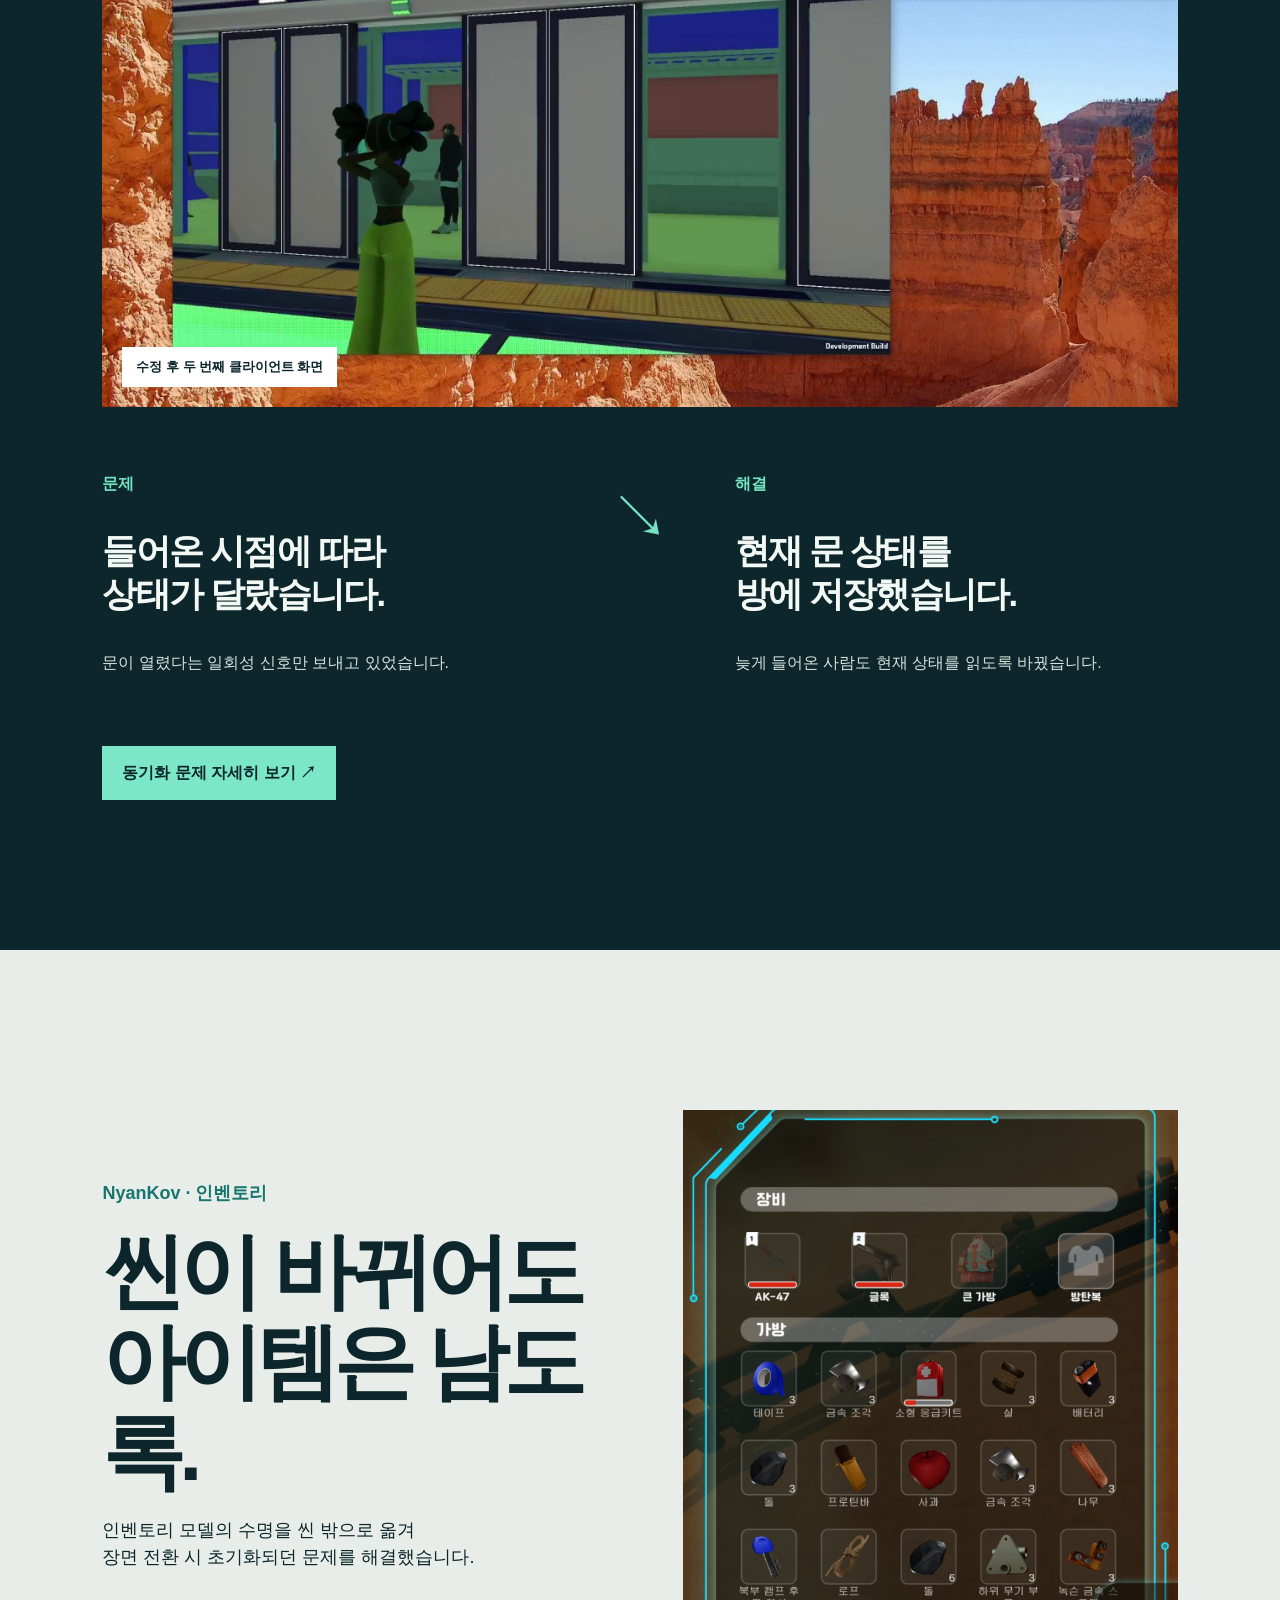
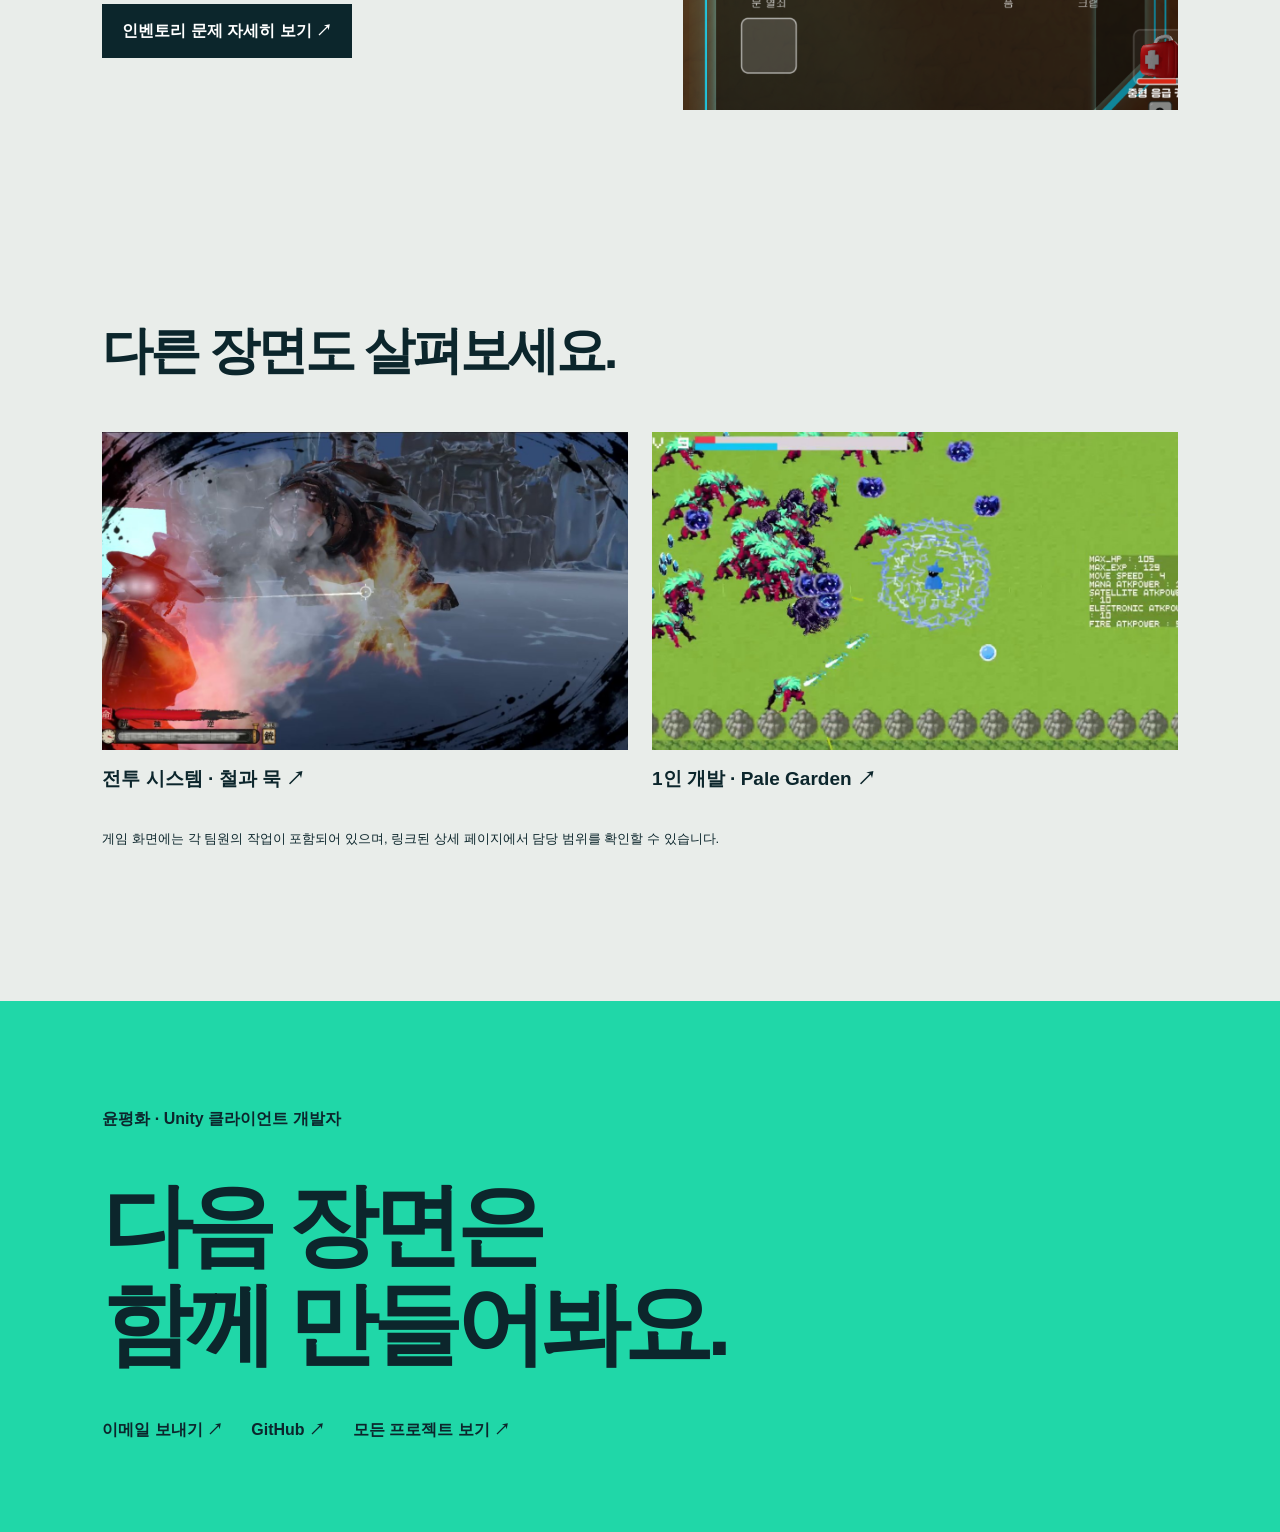
<file: portfolio-concepts/stories.html>
<!doctype html>
<html lang="ko">
<head>
  <meta charset="utf-8"><meta name="viewport" content="width=device-width, initial-scale=1">
  <title>시안 C — 문제 해결</title><link rel="stylesheet" href="style.css"><script src="script.js" defer></script>
</head>
<body class="concept-c">
  <div class="preview-bar"><span>포트폴리오 시안</span><nav aria-label="시안 선택"><a href="index.html">A 플레이 릴</a><a href="features.html">B 기능 탐색</a><a href="stories.html" aria-current="page">C 문제 해결</a></nav><a class="original" href="../index.html">기존 사이트 ↗</a></div>
  <header class="c-header"><a href="#top">윤평화 <span>GAME CLIENT DEV.</span></a><nav aria-label="페이지 메뉴"><a href="#case">문제 해결</a><a href="#more">다른 작업</a><a href="#contact">연락</a></nav></header>
  <main id="top">
    <section class="c-hero"><div class="c-hero-copy"><p>장면으로 보는 개발 과정</p><h1>문제를<br>플레이로<br>풀어내다<span>.</span></h1><div><p>Unity 클라이언트 개발자 윤평화입니다.<br>어떤 문제를 어떻게 바꿨는지 보여드립니다.</p><a href="#case">첫 번째 이야기 보기 ↓</a></div></div><div class="c-hero-image"><img src="../assets/s_parry.jpg" alt="철과 묵의 전투 장면"><div><span>철과 묵</span><strong>보이는 장면과<br>그 뒤의 시스템</strong></div></div></section>
    <section class="c-case" id="case"><div class="c-case-title"><p>SmartCity VR · 멀티플레이</p><h2>같은 문인데,<br>서로 다르게 보였다.</h2><p>열차가 도착한 뒤 접속한 사람에게만 문이 닫혀 보였습니다.</p></div>
      <div class="c-story-image"><img src="../assets/vr_doorB.jpg" alt="SmartCity VR 클라이언트의 지하철 문 화면"><span>수정 후 두 번째 클라이언트 화면</span></div>
      <div class="c-flow"><div><span>문제</span><h3>들어온 시점에 따라<br>상태가 달랐습니다.</h3><p>문이 열렸다는 일회성 신호만 보내고 있었습니다.</p></div><div class="c-flow-arrow" aria-hidden="true">↘</div><div><span>해결</span><h3>현재 문 상태를<br>방에 저장했습니다.</h3><p>늦게 들어온 사람도 현재 상태를 읽도록 바꿨습니다.</p></div></div>
      <a class="c-link" href="../index.html#smartcity/ts">동기화 문제 자세히 보기 ↗</a>
    </section>
    <section class="c-next" id="more"><div class="c-next-copy"><p>NyanKov · 인벤토리</p><h2>씬이 바뀌어도<br>아이템은 남도록.</h2><p>인벤토리 모델의 수명을 씬 밖으로 옮겨<br>장면 전환 시 초기화되던 문제를 해결했습니다.</p><a href="../index.html#nyankov/ts">인벤토리 문제 자세히 보기 ↗</a></div><img src="../assets/nk_inv.png" alt="NyanKov 인벤토리 아이템 화면"></section>
    <section class="c-more"><h2>다른 장면도 살펴보세요.</h2><div><a href="../index.html#cheolmuk/stages/1"><img src="../assets/s_aim.jpg" alt="철과 묵 조준 장면"><span>전투 시스템 · 철과 묵 ↗</span></a><a href="../index.html#palegarden/overview"><img src="../assets/pg_swarm.jpg" alt="Pale Garden 생존 액션 화면"><span>1인 개발 · Pale Garden ↗</span></a></div><p>게임 화면에는 각 팀원의 작업이 포함되어 있으며, 링크된 상세 페이지에서 담당 범위를 확인할 수 있습니다.</p></section>
  </main>
  <footer class="c-footer" id="contact"><p>윤평화 · Unity 클라이언트 개발자</p><h2>다음 장면은<br>함께 만들어봐요.</h2><div><a href="mailto:yph2003go@naver.com">이메일 보내기 ↗</a><a href="https://github.com/peace03">GitHub ↗</a><a href="../index.html#projects">모든 프로젝트 보기 ↗</a></div></footer>
</body>
</html>
</file>
<file: portfolio-concepts/style.css>
*{box-sizing:border-box}
html{scroll-behavior:smooth}
body{margin:0;font-family:Pretendard,"Malgun Gothic",sans-serif;line-height:1.5}
a{color:inherit;text-decoration:none}
button{font:inherit;cursor:pointer}
img,video{display:block;max-width:100%}
[hidden]{display:none!important}
:focus-visible{outline:3px solid #20aef9;outline-offset:4px}
.preview-bar{position:relative;z-index:10;min-height:52px;padding:8px clamp(16px,3vw,42px);display:flex;align-items:center;gap:24px;background:#202124;color:#f7f7f5;font-size:13px;font-weight:700}
.preview-bar>span{white-space:nowrap;color:#ddd}
.preview-bar nav{display:flex;flex-wrap:wrap;gap:5px}
.preview-bar nav a{padding:6px 11px;color:#d4d4d4}
.preview-bar nav a[aria-current]{background:#f5f5f0;color:#111}
.preview-bar .original{margin-left:auto;white-space:nowrap;color:#ddd}

/* A: game footage as the opening reel */
.concept-a{background:#101112;color:#f4f3ec}
.site-header{height:94px;display:flex;align-items:center;justify-content:space-between;padding:0 5vw;background:#101112}
.wordmark{font-size:17px;font-weight:900;line-height:.95;letter-spacing:-.07em}.wordmark span{color:#ff463c}
.site-header nav,.c-header nav{display:flex;gap:30px;font-weight:700;font-size:14px}
.a-hero{position:relative;min-height:calc(100svh - 146px);display:grid;grid-template-columns:43% 57%;overflow:hidden}
.a-hero-copy{position:relative;z-index:2;display:flex;flex-direction:column;align-items:flex-start;justify-content:center;padding:20px 0 35px 8vw}
.a-kicker{font-weight:700;letter-spacing:.1em;font-size:12px;color:#f5f2ea}
.a-hero h1{font-family:Arial Black,Impact,sans-serif;font-size:clamp(70px,8.3vw,140px);letter-spacing:-.09em;line-height:.79;margin:20px 0 22px}.a-hero h1 span{color:#ff463c}
.hero-intro{font-size:clamp(17px,1.4vw,21px);font-weight:700;line-height:1.6}
.a-action{display:inline-flex;gap:35px;align-items:center;margin-top:12px;padding:15px 20px;background:#ff463c;color:#111;font-weight:800}.a-action span{font-size:24px;line-height:1}
.a-screen{position:relative;overflow:hidden;min-height:min(620px,calc(100svh - 146px));background:#1a2024}
.crop-video{position:absolute;inset:0;overflow:hidden}.crop-video video{position:absolute;width:120.53%;height:111.6%;left:-10.3%;top:-11.16%;max-width:none;object-fit:fill}
.a-screen-shade{position:absolute;inset:0;background:linear-gradient(0deg,rgba(0,0,0,.84),transparent 48%);pointer-events:none}
.a-screen-caption{position:absolute;bottom:6%;left:6%;display:grid;gap:8px}.a-screen-caption span{font-weight:800}.a-screen-caption strong{font-size:clamp(30px,3.5vw,54px);line-height:1.15;letter-spacing:-.05em}.a-screen-caption small{font-size:12px;color:#eee}
.video-toggle{position:absolute;right:4%;bottom:6%;border:0;background:#f5f3eb;color:#111;font-size:13px;font-weight:700;padding:10px 14px}
.a-scroll{position:absolute;bottom:28px;left:5vw;font-size:11px;font-weight:800;letter-spacing:.09em;color:#b6b6b1}
.a-intro{padding:160px 8vw 100px;display:grid;grid-template-columns:1fr 2fr;gap:30px}.a-intro>p{margin:8px 0;font-weight:700;color:#ff6a5e}.a-intro h2{font-size:clamp(36px,5vw,70px);line-height:1.18;letter-spacing:-.06em;margin:0}.a-intro div>p{color:#bbb;margin-top:25px}
.a-projects{padding:0 8vw 150px}.a-feature{display:block}.a-feature .feature-image{height:min(64vw,730px);overflow:hidden;background:#222}.feature-image img{width:100%;height:100%;object-fit:cover}.feature-info{padding:28px 0 90px;display:flex;justify-content:space-between}.feature-info p,.a-pair p,.a-last p{color:#ff6a5e;font-weight:700;margin:0 0 8px}.feature-info h2{font-size:clamp(32px,4vw,56px);line-height:1.2;letter-spacing:-.05em;margin:0 0 12px}.feature-info span,.a-pair span,.a-last span{color:#c5c5c0}.arrow{font-size:40px;color:#fff!important}
.a-pair{display:grid;grid-template-columns:1fr 1fr;gap:24px}.a-pair img{width:100%;aspect-ratio:1.5;object-fit:cover}.a-pair h3,.a-last h3{font-size:clamp(24px,2.6vw,36px);margin:0 0 8px;letter-spacing:-.04em}.a-pair a>div{padding:22px 0 0}.a-last{display:grid;grid-template-columns:1.25fr 1fr;align-items:center;gap:8%;margin-top:120px}.a-last img{width:100%;aspect-ratio:1.6;object-fit:cover}
.closing{padding:90px 8vw;background:#ff463c;color:#101112}.closing p,.closing a{font-weight:800}.closing h2{font-family:Arial Black,Impact,sans-serif;letter-spacing:-.08em;line-height:.85;font-size:clamp(60px,11vw,150px);margin:50px 0}.closing div,.b-footer div,.c-footer div{display:flex;flex-wrap:wrap;gap:28px}

/* B: choose a feature, then see its actual screen */
.concept-b{background:#f2f1e9;color:#171a16}.b-header{height:92px;padding:0 5vw;display:flex;align-items:center;gap:30px;font-size:14px;font-weight:700}.b-header>a:last-child{margin-left:auto}.b-logo{font-family:Arial Black,sans-serif;font-size:30px;letter-spacing:-.1em}.b-logo span{color:#699300;letter-spacing:0}
.b-hero{padding:40px 5vw 110px}.b-heading{display:flex;justify-content:space-between;align-items:flex-end;gap:30px;margin-bottom:48px}.b-heading h1{font-size:clamp(54px,7vw,100px);line-height:1.04;letter-spacing:-.075em;margin:0}.b-heading h1 span{color:#73a400}.b-heading p{font-size:18px;line-height:1.6;font-weight:600;margin:0 0 10px}
.b-stage{display:grid;grid-template-columns:31% 69%;min-height:610px;background:#1b1f19;color:#f7f8ee}.b-choices{padding:38px 28px;display:flex;flex-direction:column}.b-choices p{margin:0 0 25px;color:#d5ddcd;font-weight:700}.b-choices button{width:100%;text-align:left;border:0;background:transparent;color:#e9eee4;padding:22px 16px;display:flex;justify-content:space-between;align-items:center;font-size:clamp(20px,2vw,28px);font-weight:800;letter-spacing:-.05em}.b-choices button[aria-pressed=true]{background:#c9f43b;color:#18200f}.b-choices button b{font-size:24px}
.b-views{min-width:0}.b-view{height:100%;display:flex;flex-direction:column;background:#272b25}.b-view img{width:100%;height:400px;object-fit:cover}.b-view-copy{flex:1;display:flex;justify-content:space-between;gap:18px;padding:26px 32px 30px}.b-view-copy p{font-weight:700;color:#c9f43b;margin:0 0 8px}.b-view-copy h2{font-size:clamp(26px,3vw,43px);line-height:1.18;letter-spacing:-.06em;margin:0 0 12px}.b-view-copy span{color:#e2e4df}.b-view-copy>a{align-self:flex-end;background:#c9f43b;color:#171a16;width:55px;height:55px;display:grid;place-items:center;font-size:28px;font-weight:800}.b-credit{font-size:13px;margin:14px 0 0;color:#535850}
.b-work{padding:70px 5vw 150px}.b-work-head{display:flex;justify-content:space-between;align-items:baseline;gap:20px}.b-work h2{font-size:clamp(36px,5vw,66px);letter-spacing:-.065em}.b-work-head a{font-weight:700}.b-work-grid{display:grid;grid-template-columns:1.4fr 1fr 1fr;gap:24px;align-items:start}.b-work-grid img{width:100%;aspect-ratio:1.25;object-fit:cover}.b-work-grid a:first-child img{aspect-ratio:1}.b-work-grid span,.b-work-grid strong{display:block}.b-work-grid span{margin-top:18px;color:#546b20;font-weight:700}.b-work-grid strong{font-size:22px;letter-spacing:-.04em;margin-top:6px}
.b-footer{background:#c9f43b;padding:85px 5vw;color:#171a16}.b-footer p,.b-footer a{font-weight:800}.b-footer h2{font-size:clamp(46px,7vw,90px);line-height:1.1;letter-spacing:-.07em;margin:45px 0}

/* C: problem and solution as an illustrated story */
.concept-c{background:#e9edea;color:#0c262c}.c-header{height:90px;padding:0 5vw;display:flex;align-items:center;justify-content:space-between;font-weight:900}.c-header>a{font-size:22px;letter-spacing:-.05em}.c-header>a span{display:block;font-size:10px;letter-spacing:.1em;font-weight:700}
.c-hero{display:grid;grid-template-columns:49% 51%;min-height:calc(100svh - 142px)}.c-hero-copy{padding:30px 3vw 35px 7vw;display:flex;flex-direction:column;align-items:flex-start;justify-content:center}.c-hero-copy>p{font-weight:800;color:#185f69}.c-hero h1{font-size:clamp(58px,6.3vw,96px);line-height:1.03;letter-spacing:-.08em;margin:16px 0 24px}.c-hero h1 span{color:#00a687}.c-hero-copy div p{font-size:18px;font-weight:600}.c-hero-copy a,.c-link,.c-next a{display:inline-block;background:#0c262c;color:#fff;padding:15px 20px;font-weight:800;margin-top:15px}.c-hero-image{position:relative;background:#142b30;overflow:hidden}.c-hero-image img{width:100%;height:100%;object-fit:cover}.c-hero-image:after{content:"";position:absolute;inset:45% 0 0;background:linear-gradient(0deg,rgba(3,17,19,.8),transparent)}.c-hero-image>div{position:absolute;z-index:1;bottom:7%;left:8%;color:#fff}.c-hero-image span{display:block;font-weight:700}.c-hero-image strong{display:block;font-size:clamp(24px,3vw,42px);line-height:1.25;letter-spacing:-.05em;margin-top:8px}
.c-case{padding:150px 8vw;background:#0c262c;color:#f2f8f4}.c-case-title p:first-child{color:#75e2c1;font-weight:800}.c-case-title h2,.c-next h2{font-size:clamp(44px,6.5vw,92px);line-height:1.08;letter-spacing:-.075em;margin:20px 0}.c-case-title p:last-child{font-size:18px}.c-story-image{position:relative;margin:65px 0 0}.c-story-image img{width:100%;max-height:650px;object-fit:cover}.c-story-image span{position:absolute;left:20px;bottom:20px;background:#fff;color:#0c262c;padding:10px 14px;font-size:13px;font-weight:700}.c-flow{display:grid;grid-template-columns:1fr auto 1fr;gap:6%;padding:65px 0 40px}.c-flow span{color:#75e2c1;font-weight:800}.c-flow h3{font-size:clamp(24px,2.7vw,38px);line-height:1.25;letter-spacing:-.05em}.c-flow p{color:#d5e2dc}.c-flow-arrow{font-size:60px;color:#75e2c1}.c-link{background:#7ce7c6;color:#0c262c}
.c-next{padding:160px 8vw;display:grid;grid-template-columns:1fr 1fr;gap:8%;align-items:center}.c-next-copy>p:first-child{font-weight:800;color:#18766f}.c-next-copy>p{font-size:18px}.c-next img{width:100%;height:600px;object-fit:cover}.c-more{padding:0 8vw 140px}.c-more h2{font-size:clamp(34px,4vw,56px);letter-spacing:-.06em}.c-more>div{display:grid;grid-template-columns:1fr 1fr;gap:24px}.c-more img{width:100%;aspect-ratio:1.65;object-fit:cover}.c-more a span{display:block;margin-top:15px;font-size:19px;font-weight:800}.c-more>p{font-size:13px;margin-top:35px}.c-footer{padding:90px 8vw;background:#20d7a8}.c-footer p,.c-footer a{font-weight:800}.c-footer h2{font-size:clamp(46px,7vw,90px);line-height:1.1;letter-spacing:-.07em;margin:45px 0}

@media (prefers-reduced-motion:no-preference){
  .a-hero-copy,.b-heading,.c-hero-copy{animation:arrive .75s cubic-bezier(.16,1,.3,1) both}
  .a-screen,.c-hero-image{animation:appear .9s cubic-bezier(.16,1,.3,1) both}
  .b-view:not([hidden]){animation:appear .35s ease-out both}
  .feature-image img,.a-pair img,.b-work-grid img,.c-more img{transition:transform .5s cubic-bezier(.16,1,.3,1)}
  .a-feature:hover img,.a-pair a:hover img,.b-work-grid a:hover img,.c-more a:hover img{transform:scale(1.025)}
  @keyframes arrive{from{opacity:0;transform:translateY(24px)}to{opacity:1;transform:none}}
  @keyframes appear{from{opacity:0}to{opacity:1}}
}
@media (prefers-reduced-motion:reduce){html{scroll-behavior:auto}}
@media(max-width:800px){
  .preview-bar{gap:8px;align-items:flex-start;flex-direction:column}.preview-bar .original{position:absolute;right:16px;top:8px}.preview-bar nav{gap:0}.preview-bar nav a{padding:6px 9px;font-size:12px}
  .site-header,.b-header,.c-header{height:76px;padding:0 20px}.site-header nav,.c-header nav{gap:15px;font-size:12px}.b-header{gap:14px;font-size:11px}.b-header>a:last-child{white-space:nowrap}
  .a-hero,.c-hero{display:flex;flex-direction:column;min-height:0}.a-hero-copy{padding:60px 24px 70px}.a-hero h1{font-size:clamp(72px,18vw,120px)}.a-screen{min-height:0;height:75vw}.a-screen-caption{bottom:8%;left:5%}.a-screen-caption strong{font-size:28px}.a-screen-caption small{max-width:220px;font-size:11px}.video-toggle{bottom:8%;right:4%}.a-scroll{display:none}
  .a-intro{padding:95px 24px 55px;display:block}.a-intro>p{margin-bottom:28px}.a-projects{padding:0 24px 90px}.a-feature .feature-image{height:70vw}.feature-info{padding-bottom:65px}.a-pair{grid-template-columns:1fr;gap:55px}.a-last{grid-template-columns:1fr;gap:20px;margin-top:70px}.closing{padding:70px 24px}.closing h2{font-size:clamp(56px,14vw,95px)}
  .b-hero{padding:45px 20px 70px}.b-heading{display:block;margin-bottom:32px}.b-heading h1{font-size:clamp(50px,12vw,82px)}.b-heading p{margin-top:24px;font-size:16px}.b-stage{display:block}.b-choices{padding:25px 20px}.b-choices p{margin-bottom:10px}.b-choices button{font-size:19px;padding:13px 12px}.b-view img{height:auto;aspect-ratio:1.55}.b-view-copy{padding:23px 20px 25px}.b-view-copy h2{font-size:27px}.b-view-copy span{font-size:14px}.b-view-copy>a{width:46px;height:46px;flex:none}.b-work{padding:30px 20px 90px}.b-work-grid{grid-template-columns:1fr;gap:38px}.b-work-grid a:first-child img,.b-work-grid img{aspect-ratio:1.55}.b-footer{padding:70px 20px}
  .c-hero-copy{padding:55px 24px 65px}.c-hero h1{font-size:clamp(56px,12.8vw,95px);margin:15px 0 28px}.c-hero-image{height:75vw}.c-case{padding:90px 24px}.c-case-title h2,.c-next h2{font-size:clamp(40px,10vw,70px)}.c-story-image{margin-top:42px}.c-story-image img{height:60vw}.c-flow{grid-template-columns:1fr;gap:4px;padding:40px 0 25px}.c-flow-arrow{font-size:40px}.c-flow h3{font-size:27px;margin:12px 0}.c-next{padding:90px 24px;grid-template-columns:1fr;gap:35px}.c-next img{height:auto;max-height:500px}.c-more{padding:0 24px 90px}.c-more>div{grid-template-columns:1fr;gap:40px}.c-footer{padding:70px 24px}
}
</file>
<file: motion-concepts/motion.css>
*{box-sizing:border-box}html{scroll-behavior:smooth}body{margin:0;font-family:Pretendard,"Malgun Gothic",sans-serif;line-height:1.5;word-break:keep-all}a{color:inherit;text-decoration:none}button{font:inherit;cursor:pointer}img,video{display:block;max-width:100%}[hidden]{display:none!important}:focus-visible{outline:3px solid #fff;outline-offset:4px}
.switcher{position:sticky;top:0;z-index:100;min-height:46px;display:flex;align-items:center;gap:26px;padding:6px clamp(16px,3vw,42px);background:#e8e8df;color:#111;font-size:12px;font-weight:800;letter-spacing:.02em}.switcher nav{display:flex;gap:3px}.switcher nav a{padding:7px 12px}.switcher nav a[aria-current]{background:#111;color:#fff}.switcher>a:last-child{margin-left:auto;white-space:nowrap}.brand{font-family:Arial,sans-serif;font-size:19px;font-weight:900;letter-spacing:-.09em}.brand span{color:var(--accent)}
.hero-nav,.scroll-nav{position:absolute;z-index:3;top:0;left:0;right:0;padding:26px 4vw;display:flex;justify-content:space-between;align-items:center}.hero-nav nav,.scroll-nav nav{display:flex;gap:28px;font-size:11px;font-weight:800;letter-spacing:.08em}.motion-toggle{border:1px solid #ffffff80;background:#101113c9;color:#fff;padding:9px 13px;font-size:12px;font-weight:700}.motion-toggle:hover{background:#fff;color:#111}
.reel{--accent:#f33a3f;background:#0b0c0e;color:#f8f7f2}.reel-hero{position:relative;min-height:calc(100svh - 46px);overflow:hidden;background:#171c20}.reel-footage,.reel-shade,.reel-grain{position:absolute;inset:0}.reel-footage{overflow:hidden}.reel-footage video{position:absolute;top:-11.16%;left:-10.3%;width:120.53%;height:111.6%;max-width:none;object-fit:fill}.reel-shade{background:linear-gradient(90deg,rgba(5,6,8,.95),rgba(5,6,8,.56) 56%,rgba(5,6,8,.22)),linear-gradient(0deg,rgba(5,6,8,.95),transparent 55%)}.reel-grain{pointer-events:none;opacity:.14;background:repeating-linear-gradient(0deg,transparent 0 3px,#06070a 3px 4px)}
.reel-meta{position:absolute;top:105px;right:4vw;z-index:2;display:flex;gap:28px;font-size:10px;letter-spacing:.12em;font-weight:800;color:#d8d8d4}.reel-title{position:relative;z-index:2;padding:clamp(130px,15vh,165px) 5.5vw 155px;max-width:1100px}.name-reveal{margin:0 0 18px;font-size:18px;font-weight:900}.name-reveal span{font-size:10px;letter-spacing:.1em;margin-left:12px;color:#d8d8d4}.reel-title h1{font-family:Arial Black,Impact,sans-serif;font-size:clamp(70px,9.4vw,152px);line-height:.77;letter-spacing:-.085em;margin:0}.reel-title h1>span{display:block}.dot{color:var(--accent)}.reel-intro{font-weight:700;font-size:clamp(15px,1.25vw,19px);line-height:1.65;margin:27px 0 20px}.reel-scroll{display:inline-flex;align-items:center;gap:26px;font-size:13px;font-weight:800;padding-bottom:7px;border-bottom:2px solid var(--accent)}.reel-scroll span{font-size:22px}
.reel-grain:after{content:"";position:absolute;top:0;left:0;width:100%;height:2px;background:#ff3a46;opacity:.7}
.reel-cross{position:absolute;z-index:1;width:33vw;height:33vw;max-width:480px;max-height:480px;border:1px solid #ffffff3d;border-radius:50%;right:7%;top:22%;pointer-events:none}.reel-cross:before,.reel-cross:after{content:"";position:absolute;background:#ffffff4d}.reel-cross:before{width:1px;height:120%;left:50%;top:-10%}.reel-cross:after{height:1px;width:120%;top:50%;left:-10%}.reel-cross i{position:absolute;inset:13%;border:1px solid #ffffff20;border-radius:50%}.reel-cross i:nth-child(2){inset:28%}.reel-cross i:nth-child(3){inset:43%;background:#f33a3f80;border:0}
.reel-bottom{position:absolute;z-index:3;bottom:22px;left:4vw;right:4vw;display:flex;justify-content:space-between;align-items:flex-end;gap:20px;font-size:12px;font-weight:800}.reel-bottom small{display:block;margin:6px 0 0 13px;color:#ddd;font-size:11px;font-weight:500}.red-square{display:inline-block;width:7px;height:7px;margin-right:6px;background:var(--accent)}
.reel-works{padding:130px 4vw 150px}.section-heading{display:flex;justify-content:space-between;align-items:end;gap:20px;margin-bottom:48px}.section-heading p{font-size:13px;font-weight:700;color:#bcbcb8}.section-heading h2{font-family:Arial Black,Impact,sans-serif;font-size:clamp(54px,9vw,128px);letter-spacing:-.09em;line-height:.85;margin:18px 0 0}.section-heading h2 span{color:var(--accent)}
.film-grid{display:grid;grid-template-columns:repeat(3,1fr);gap:14px}.film-card{position:relative;min-height:320px;overflow:hidden;background:#282a2b;isolation:isolate}.film-card.wide{grid-column:span 2;min-height:500px}.film-card img{position:absolute;width:100%;height:100%;object-fit:cover;transition:transform .65s cubic-bezier(.16,1,.3,1)}.film-card:after{content:"";position:absolute;inset:0;z-index:0;background:linear-gradient(0deg,rgba(0,0,0,.95),rgba(0,0,0,.05) 72%)}.film-card>div:last-child{position:absolute;z-index:1;bottom:0;left:0;right:0;padding:25px}.film-card span,.film-card b{font-size:11px;letter-spacing:.08em}.film-card span{color:#ff7774}.film-card h3{font-size:clamp(28px,3vw,48px);line-height:1.1;letter-spacing:-.06em;margin:10px 0}.film-card p{margin:0 0 18px;color:#e0dfd8;font-size:14px}.film-card b{display:inline-block;border-bottom:1px solid #fff;padding-bottom:5px}.film-card:hover img{transform:scale(1.055)}.film-card.grimoire{background:#7d101d}.graphic-g{position:absolute;inset:-25% 0 0 10%;font-family:Arial Black,sans-serif;font-size:clamp(250px,34vw,500px);font-weight:900;line-height:1;color:#e83c48;transform:rotate(-12deg)}
.reel-footer,.scroll-footer{padding:100px 4vw;background:#f33a3f;color:#0a0b0c}.reel-footer>p,.scroll-footer>p{font-size:12px;font-weight:900;letter-spacing:.08em}.reel-footer h2,.scroll-footer h2{font-family:Arial Black,Impact,sans-serif;font-size:clamp(65px,13vw,180px);line-height:.77;letter-spacing:-.09em;margin:50px 0}.reel-footer h2 span,.scroll-footer h2 span{color:#fff}.reel-footer>div,.scroll-footer>div{display:flex;flex-wrap:wrap;gap:30px;font-size:13px;font-weight:900}

.select{--accent:#6becfc;background:#090d13;color:#f2f7fb}.select-app{min-height:calc(100svh - 46px);padding:0 3.5vw 22px;position:relative;overflow:hidden;background:radial-gradient(ellipse at 75% 30%,#183749 0%,#0b1119 42%,#090d13 72%)}.select-app:before{content:"";position:absolute;inset:0;background:repeating-linear-gradient(90deg,transparent 0 10vw,#ffffff09 10vw calc(10vw + 1px));pointer-events:none}.select-header,.select-heading,.select-layout,.select-footer{position:relative}.select-header{height:80px;display:flex;align-items:center;justify-content:space-between;font-size:11px;letter-spacing:.09em;font-weight:800}.select-header>div span{color:var(--accent);margin:0 5px}.select-heading{display:flex;justify-content:space-between;align-items:end;padding:20px 0 25px}.select-heading p{font-size:12px;color:#a9c8d4;letter-spacing:.06em;font-weight:700;margin:0}.select-heading h1{font-family:Arial Black,Impact,sans-serif;font-size:clamp(44px,5.8vw,86px);line-height:.9;letter-spacing:-.07em;margin:12px 0 0}.select-heading h1 span{color:transparent;-webkit-text-stroke:1px #b1dfea}.select-heading>p{text-align:right;font-size:13px;line-height:1.6;letter-spacing:0}
.select-layout{display:grid;grid-template-columns:minmax(220px,25%) minmax(0,1fr);gap:18px}.select-sidebar{background:#0e1921e8;padding:20px 16px}.list-caption{display:flex;justify-content:space-between;color:#92b5c1;font-size:10px;letter-spacing:.12em;font-weight:800;padding:0 10px 14px}.project-list{display:flex;flex-direction:column;gap:5px}.project-option{position:relative;display:flex;align-items:center;gap:14px;border:0;background:transparent;color:#a8b7c0;text-align:left;padding:12px 11px;transition:background .25s,color .25s,transform .25s}.project-option span{font-family:Arial,sans-serif;font-size:11px;color:#7a9da9}.project-option strong{font-size:clamp(14px,1.4vw,19px);letter-spacing:-.04em;flex:1}.project-option i{font-style:normal}.project-option:hover{color:#fff;background:#1b3541}.project-option[aria-pressed=true]{background:var(--accent);color:#08202b;transform:translateX(5px)}.project-option[aria-pressed=true] span{color:#174353}.select-help{font-size:11px;color:#9bb2bc;margin:22px 10px 0}
.select-stage{min-width:0;display:grid;grid-template-columns:minmax(0,1.4fr) minmax(270px,.65fr);background:#101d26;overflow:hidden;min-height:520px}.stage-visual{min-height:520px;position:relative;overflow:hidden;background:#6c1a2d}.stage-visual img{position:absolute;width:100%;height:100%;object-fit:cover}.stage-shade{position:absolute;inset:0;background:linear-gradient(0deg,rgba(3,8,12,.94),rgba(3,8,12,.05) 70%)}.stage-cross{position:absolute;width:260px;height:260px;top:12%;left:20%;border:1px solid #ffffff70;border-radius:50%;pointer-events:none}.stage-cross:before,.stage-cross:after{content:"";position:absolute;background:#ffffff80}.stage-cross:before{height:1px;width:135%;left:-17.5%;top:50%}.stage-cross:after{width:1px;height:135%;left:50%;top:-17.5%}.stage-overlay{position:absolute;z-index:2;bottom:30px;left:30px;right:20px;display:flex;flex-direction:column;gap:5px}.stage-overlay span:first-child{color:var(--accent);font-size:11px;letter-spacing:.14em;font-weight:800}.stage-overlay strong{font-size:clamp(40px,5vw,76px);line-height:1;letter-spacing:-.07em}.stage-overlay span:last-child{font-size:14px;font-weight:700}.stage-number{position:absolute;right:10px;top:-30px;color:#ffffff25;font:900 clamp(110px,16vw,230px)/1 Arial,sans-serif;letter-spacing:-.1em}.stage-g{position:absolute;inset:0;display:grid;place-items:center;background:#721627;color:#e84b58;font:900 clamp(260px,32vw,460px)/1 Arial,sans-serif}
.stage-info{padding:30px;display:flex;flex-direction:column;justify-content:space-between;gap:20px}.stage-period{font-size:11px;letter-spacing:.14em;color:var(--accent);font-weight:800}.stage-text h2{font-size:clamp(23px,2.3vw,36px);line-height:1.25;letter-spacing:-.06em;margin:20px 0}.stage-text>p:not(.stage-period){font-size:14px;color:#d0dce1;line-height:1.7}.stage-text>span{display:block;margin-top:25px;color:#9adfe8;font-size:10px;letter-spacing:.08em;font-weight:800}.stage-text small{display:block;color:#b6c5ca;margin-top:20px;font-size:11px;line-height:1.6}.stage-actions>div{display:flex;gap:6px;margin-bottom:15px}.stage-actions button{border:1px solid #64808d;background:transparent;color:#fff;width:45px;height:42px;font-size:20px}.stage-actions button:hover{background:#6becfc;color:#081318}.stage-actions>a{display:block;background:var(--accent);color:#07141a;padding:14px;font-size:13px;font-weight:900;text-align:center}.select-footer{display:flex;justify-content:space-between;padding-top:25px;color:#8aadb8;font-size:10px;letter-spacing:.09em;font-weight:800}.select-footer div{display:flex;gap:25px}

.scroll-concept{--accent:#ff4c37;background:#efeee6;color:#131515}.scroll-concept :focus-visible{outline-color:#df2f22}.reading-progress{position:fixed;z-index:101;top:46px;left:0;right:0;height:3px;pointer-events:none}.reading-progress i{display:block;width:100%;height:100%;background:#ff4c37;transform:scaleX(0);transform-origin:left}.scroll-hero{position:relative;background:#111516;color:#f5f3eb;min-height:calc(100svh - 46px);overflow:hidden}.scroll-hero-inner{padding:140px 5vw 75px;display:grid;grid-template-columns:1fr 1fr;gap:6%;align-items:center}.scroll-label{font-size:11px;letter-spacing:.1em;color:#d8dcd6;font-weight:800}.scroll-hero h1{font:900 clamp(80px,11vw,165px)/.76 Arial Black,Impact,sans-serif;letter-spacing:-.09em;margin:24px 0 32px}.scroll-hero h1>span{display:block}.scroll-hero h1>span:nth-child(2){color:transparent;-webkit-text-stroke:1px #f5f3eb}.period{color:var(--accent)}.scroll-intro{font-size:16px;font-weight:700;line-height:1.7}.scroll-down{display:inline-block;margin-top:10px;padding-bottom:6px;border-bottom:2px solid var(--accent);font-size:13px;font-weight:800}.scroll-art{position:relative;min-height:460px}.art-video{position:absolute;inset:7% 0 10% 10%;overflow:hidden;transform:rotate(4deg);background:#3b4d5e}.art-video video{width:100%;height:100%;object-fit:cover}.art-stamp{position:absolute;top:-1%;left:0;background:#ff4c37;color:#101414;padding:18px;font:900 clamp(30px,4vw,60px)/.87 Arial Black,sans-serif;letter-spacing:-.08em;transform:rotate(-6deg)}.art-stamp span{display:block;text-align:right}.art-caption{position:absolute;bottom:0;left:12%;font-size:11px;font-weight:700;color:#d5d9d4}.scroll-art .motion-toggle{position:absolute;right:0;bottom:0}
.chapter-intro{padding:145px 5vw 100px;display:grid;grid-template-columns:1fr 2.4fr 1.1fr;gap:20px;align-items:end}.chapter-intro>p,.other-title>p{align-self:start;color:#df3427;font-size:11px;letter-spacing:.1em;font-weight:900}.chapter-intro h2,.other-title h2{font-size:clamp(42px,5.6vw,82px);line-height:1.1;letter-spacing:-.075em;margin:0}.chapter-intro h2 span,.other-title h2 span{color:#ee4635}.chapter-intro>div{font-size:14px;font-weight:700;line-height:1.7}
.art-video video{position:absolute;top:-11.16%;left:-10.3%;width:120.53%;height:111.6%;max-width:none;object-fit:cover}
.chapter{padding:25px 5vw 90px;min-height:80svh}.c-red{background:#d82e32;color:#fff}.c-blue{background:#0c4775;color:#fff}.c-lime{background:#d9ef70;color:#172119}.chapter-meta{display:flex;justify-content:space-between;gap:20px;font-size:12px;font-weight:900;letter-spacing:.08em;border-bottom:1px solid currentColor;padding:0 0 14px}.chapter-main{display:grid;grid-template-columns:1fr 1.25fr;gap:6%;align-items:center;min-height:70svh}.chapter-copy>p:first-child{font-size:11px;letter-spacing:.13em;font-weight:900}.chapter-copy h2{font-size:clamp(54px,6vw,90px);line-height:1.08;letter-spacing:-.08em;margin:25px 0}.chapter-copy h2 span{color:#111}.c-blue .chapter-copy h2 span{color:#8ef0fa}.chapter-copy>p:not(:first-child){max-width:400px;font-size:17px;line-height:1.7;font-weight:700}.chapter-tags{display:flex;flex-wrap:wrap;gap:6px;margin:25px 0}.chapter-tags span{border:1px solid currentColor;padding:6px 10px;font-size:12px;font-weight:800}.chapter-copy a{display:inline-block;font-size:14px;font-weight:900;border-bottom:2px solid currentColor;padding-bottom:6px}.chapter-media{position:relative}.chapter-media img{width:100%;aspect-ratio:1.35;object-fit:cover}.chapter-media span{display:block;margin-top:12px;font-size:11px;font-weight:700}
.other-works{padding:145px 5vw 160px;display:grid;grid-template-columns:1fr 1.2fr;gap:10%}.other-title h2{font-size:clamp(40px,5vw,72px)}.other-list a{display:grid;grid-template-columns:1fr 2fr auto;gap:15px;align-items:center;padding:23px 0;border-bottom:1px solid #9ca3a0}.other-list span{font-size:12px;font-weight:700}.other-list strong{font-size:clamp(20px,2.5vw,34px);letter-spacing:-.05em}.other-list b{font-size:25px}.scroll-footer{background:#111516;color:#f5f3eb}.scroll-footer h2 span{color:#ff4c37}

@media(prefers-reduced-motion:no-preference){
  .reel-title h1>span,.scroll-hero h1>span{animation:slam .85s cubic-bezier(.16,1,.3,1) both}.reel-title h1>span:nth-child(2),.scroll-hero h1>span:nth-child(2){animation-delay:.10s}.reel-title h1>span:nth-child(3),.scroll-hero h1>span:nth-child(3){animation-delay:.20s}.reel-cross{animation:cross-in 1.5s cubic-bezier(.16,1,.3,1) both,orbit 24s linear 1.5s infinite}.stage-cross{animation:cross-in 1.1s cubic-bezier(.16,1,.3,1) both,orbit 20s linear 1.1s infinite}.reel-grain:after{animation:scan 7s linear infinite}.art-stamp{animation:stamp-in .9s cubic-bezier(.16,1,.3,1) both}
  .reveal{transition:opacity .7s cubic-bezier(.16,1,.3,1),transform .7s cubic-bezier(.16,1,.3,1)}.reveal.pending{opacity:0;transform:translateY(55px)}
  @keyframes slam{from{opacity:0;transform:translateY(70px) skewY(3deg)}to{opacity:1;transform:none}}@keyframes cross-in{from{opacity:0;transform:scale(.65) rotate(-35deg)}to{opacity:1;transform:scale(1) rotate(0)}}@keyframes orbit{to{transform:rotate(360deg)}}@keyframes scan{from{transform:translateY(0)}to{transform:translateY(100svh)}}@keyframes stamp-in{from{opacity:0;transform:translate(-45px,30px) rotate(-18deg)}to{opacity:1;transform:translate(0) rotate(-6deg)}}
  @supports(animation-timeline:view()){.chapter-media{overflow:hidden}.chapter-media img{animation:chapter-frame linear both;animation-timeline:view();animation-range:entry 0% exit 100%}@keyframes chapter-frame{from{transform:translateY(0)}to{transform:translateY(-3%)}}}
}
.motion-paused *,.motion-paused *:before,.motion-paused *:after{animation-play-state:paused!important}
@media(prefers-reduced-motion:reduce){html{scroll-behavior:auto}.film-card img,.project-option{transition:none}.film-card:hover img{transform:none}.art-video,.art-stamp{transform:none}}
@media(max-width:900px){.select-layout{grid-template-columns:minmax(0,1fr)}.select-sidebar{padding:14px;min-width:0}.project-list{flex-direction:row;overflow-x:auto;gap:6px}.project-option{flex:0 0 auto;min-width:140px}.project-option[aria-pressed=true]{transform:none}.select-help{margin:12px 8px 0}.select-stage{min-height:430px}.stage-visual{min-height:430px}.scroll-hero-inner{gap:3%}.scroll-hero h1{font-size:clamp(70px,11vw,110px)}}
@media(max-width:650px){
  .switcher{gap:5px;flex-wrap:wrap;padding:6px 14px}.switcher strong{margin-right:auto}.switcher nav{order:3;flex-basis:100%}.switcher>a:last-child{margin-left:0}.switcher nav a{padding:6px 10px}.hero-nav,.scroll-nav{padding:22px 20px}.hero-nav nav,.scroll-nav nav{gap:13px;font-size:10px}.reel-meta{display:none}.reel-hero{min-height:calc(100svh - 74px)}.reel-title{padding:130px 22px 180px}.name-reveal{font-size:15px}.name-reveal span{display:block;margin:4px 0 0}.reel-title h1{font-size:clamp(72px,19vw,115px)}.reel-intro{font-size:14px}.reel-cross{width:62vw;height:62vw;right:-15%;top:28%}.reel-bottom{left:20px;right:20px;bottom:20px}.reel-bottom small{max-width:230px}.reel-works{padding:85px 20px}.section-heading{display:block}.section-heading>p{margin-top:20px}.film-grid{grid-template-columns:1fr;gap:12px}.film-card,.film-card.wide{grid-column:auto;min-height:360px}.film-card.wide{min-height:410px}.graphic-g{font-size:350px;top:-12%}.reel-footer,.scroll-footer{padding:75px 20px}.reel-footer h2,.scroll-footer h2{font-size:clamp(70px,20vw,120px)}
  .select-app{padding:0 16px 20px}.select-header{height:66px;gap:10px}.select-header>div{font-size:9px;letter-spacing:0}.select-header>a:last-child{white-space:nowrap}.select-heading{display:block;padding:20px 0}.select-heading h1{font-size:clamp(38px,10vw,62px)}.select-heading>p{text-align:left;margin-top:14px}.select-layout{gap:10px}.select-sidebar{padding:12px}.project-option{min-width:125px;padding:11px 8px;gap:8px}.project-option strong{font-size:14px}.select-stage{display:block}.stage-visual{min-height:320px;height:48vh}.stage-overlay{left:20px;bottom:22px}.stage-info{padding:22px}.stage-text h2{font-size:26px;margin:15px 0}.stage-text>span{margin-top:15px}.stage-actions{display:flex;gap:12px;align-items:stretch}.stage-actions>div{margin:0;display:flex}.stage-actions>a{flex:1}.select-footer{gap:20px}
  .reading-progress{top:74px}.scroll-hero-inner{padding:125px 22px 70px;display:block}.scroll-hero h1{font-size:clamp(80px,21vw,125px)}.scroll-art{margin-top:50px;min-height:330px}.art-stamp{font-size:40px}.chapter-intro{padding:90px 22px 70px;display:block}.chapter-intro h2{margin:22px 0}.chapter{padding:20px 22px 60px;min-height:0}.chapter-main{display:flex;flex-direction:column;align-items:stretch;min-height:0}.chapter-copy{padding:45px 0 35px}.chapter-copy h2{font-size:clamp(48px,12vw,70px)}.chapter-media img{aspect-ratio:1.25}.other-works{padding:90px 22px;display:block}.other-list{margin-top:40px}.other-list a{grid-template-columns:1fr auto}.other-list span{grid-column:1/3}.other-list strong{font-size:24px}
}
</file>
